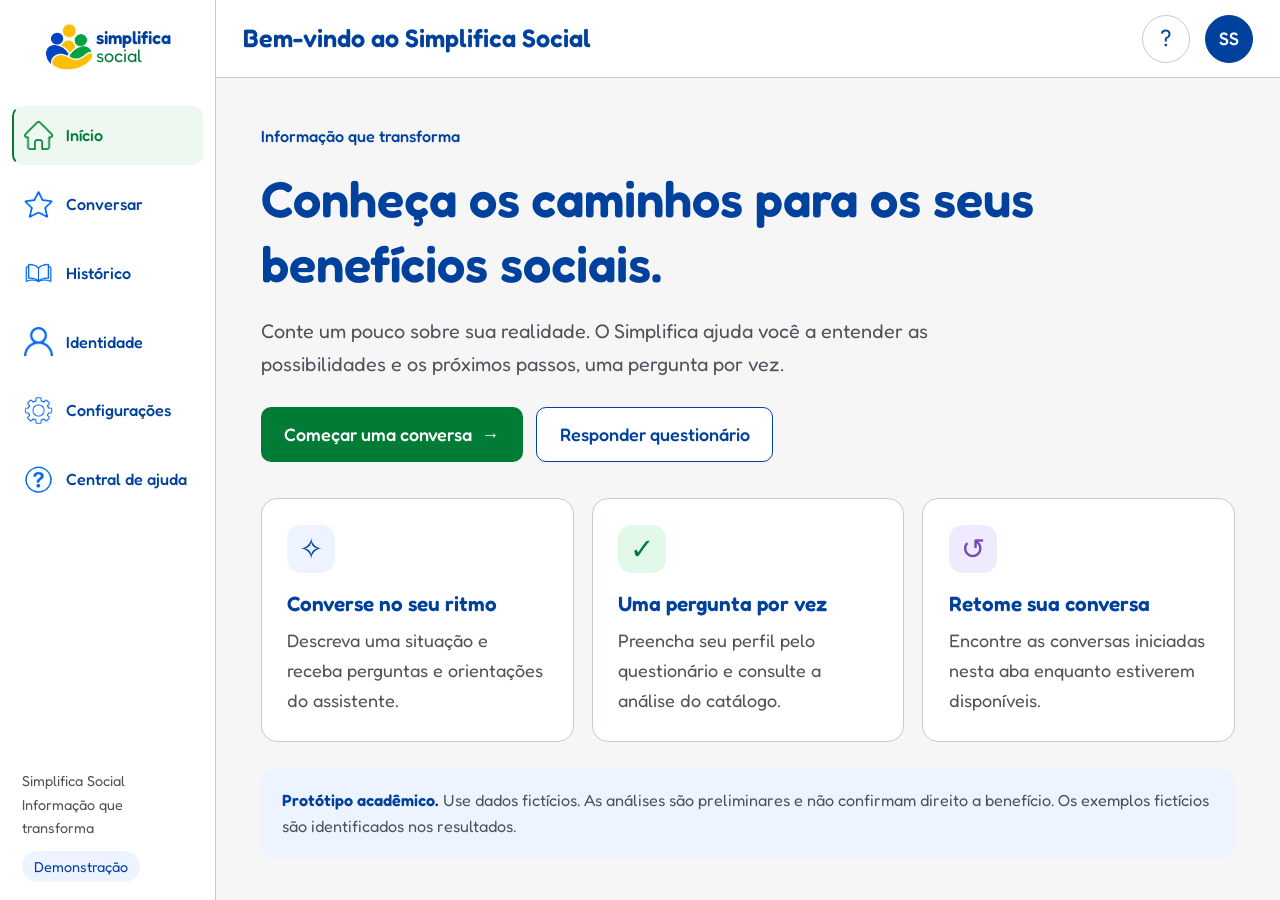
<file: frontend/index.html>
<!doctype html>
<html lang="pt-BR">
<head>
    <meta charset="utf-8">
    <meta name="viewport" content="width=device-width, initial-scale=1">
    <title>Início | Simplifica Social</title>
    <link rel="icon" type="image/png" sizes="128x128" href="/frontend/img/favicon.png?v=2">
    <link rel="stylesheet" href="/frontend/css/base.css">
    <script type="module" src="/frontend/js/layout.js"></script>
</head>
<body data-page="home">
    <a class="skip-link" href="#conteudo">Ir para o conteúdo</a>
    <div class="app-layout">
        <aside class="sidebar" data-sidebar></aside>
        <div class="main-area">
            <header class="topbar" data-header></header>
            <main id="conteudo" class="page-content">
                <section class="hero">
                    <p class="eyebrow">Informação que transforma</p>
                    <h2>Conheça os caminhos para os seus <span>benefícios sociais.</span></h2>
                    <p>Conte um pouco sobre sua realidade. O Simplifica ajuda você a entender as possibilidades e os próximos passos, uma pergunta por vez.</p>
                    <div class="actions">
                        <a class="button" href="/conversar">Começar uma conversa <span aria-hidden="true">→</span></a>
                        <a class="button secondary" href="/identidade">Responder questionário</a>
                    </div>
                </section>
                <section class="feature-grid" aria-label="Como podemos ajudar">
                    <a class="feature-card" href="/conversar">
                        <span class="feature-icon" aria-hidden="true">✧</span>
                        <h3>Converse no seu ritmo</h3>
                        <p>Descreva uma situação e receba perguntas e orientações do assistente.</p>
                    </a>
                    <a class="feature-card" href="/identidade">
                        <span class="feature-icon green" aria-hidden="true">✓</span>
                        <h3>Uma pergunta por vez</h3>
                        <p>Preencha seu perfil pelo questionário e consulte a análise do catálogo.</p>
                    </a>
                    <a class="feature-card" href="/historico">
                        <span class="feature-icon purple" aria-hidden="true">↺</span>
                        <h3>Retome sua conversa</h3>
                        <p>Encontre as conversas iniciadas nesta aba enquanto estiverem disponíveis.</p>
                    </a>
                </section>
                <p class="notice"><strong>Protótipo acadêmico.</strong> Use dados fictícios. As análises são preliminares e não confirmam direito a benefício. Os exemplos fictícios são identificados nos resultados.</p>
                <noscript><p class="notice">Ative o JavaScript para usar o menu e as ferramentas do site.</p></noscript>
            </main>
        </div>
    </div>
</body>
</html>
</file>
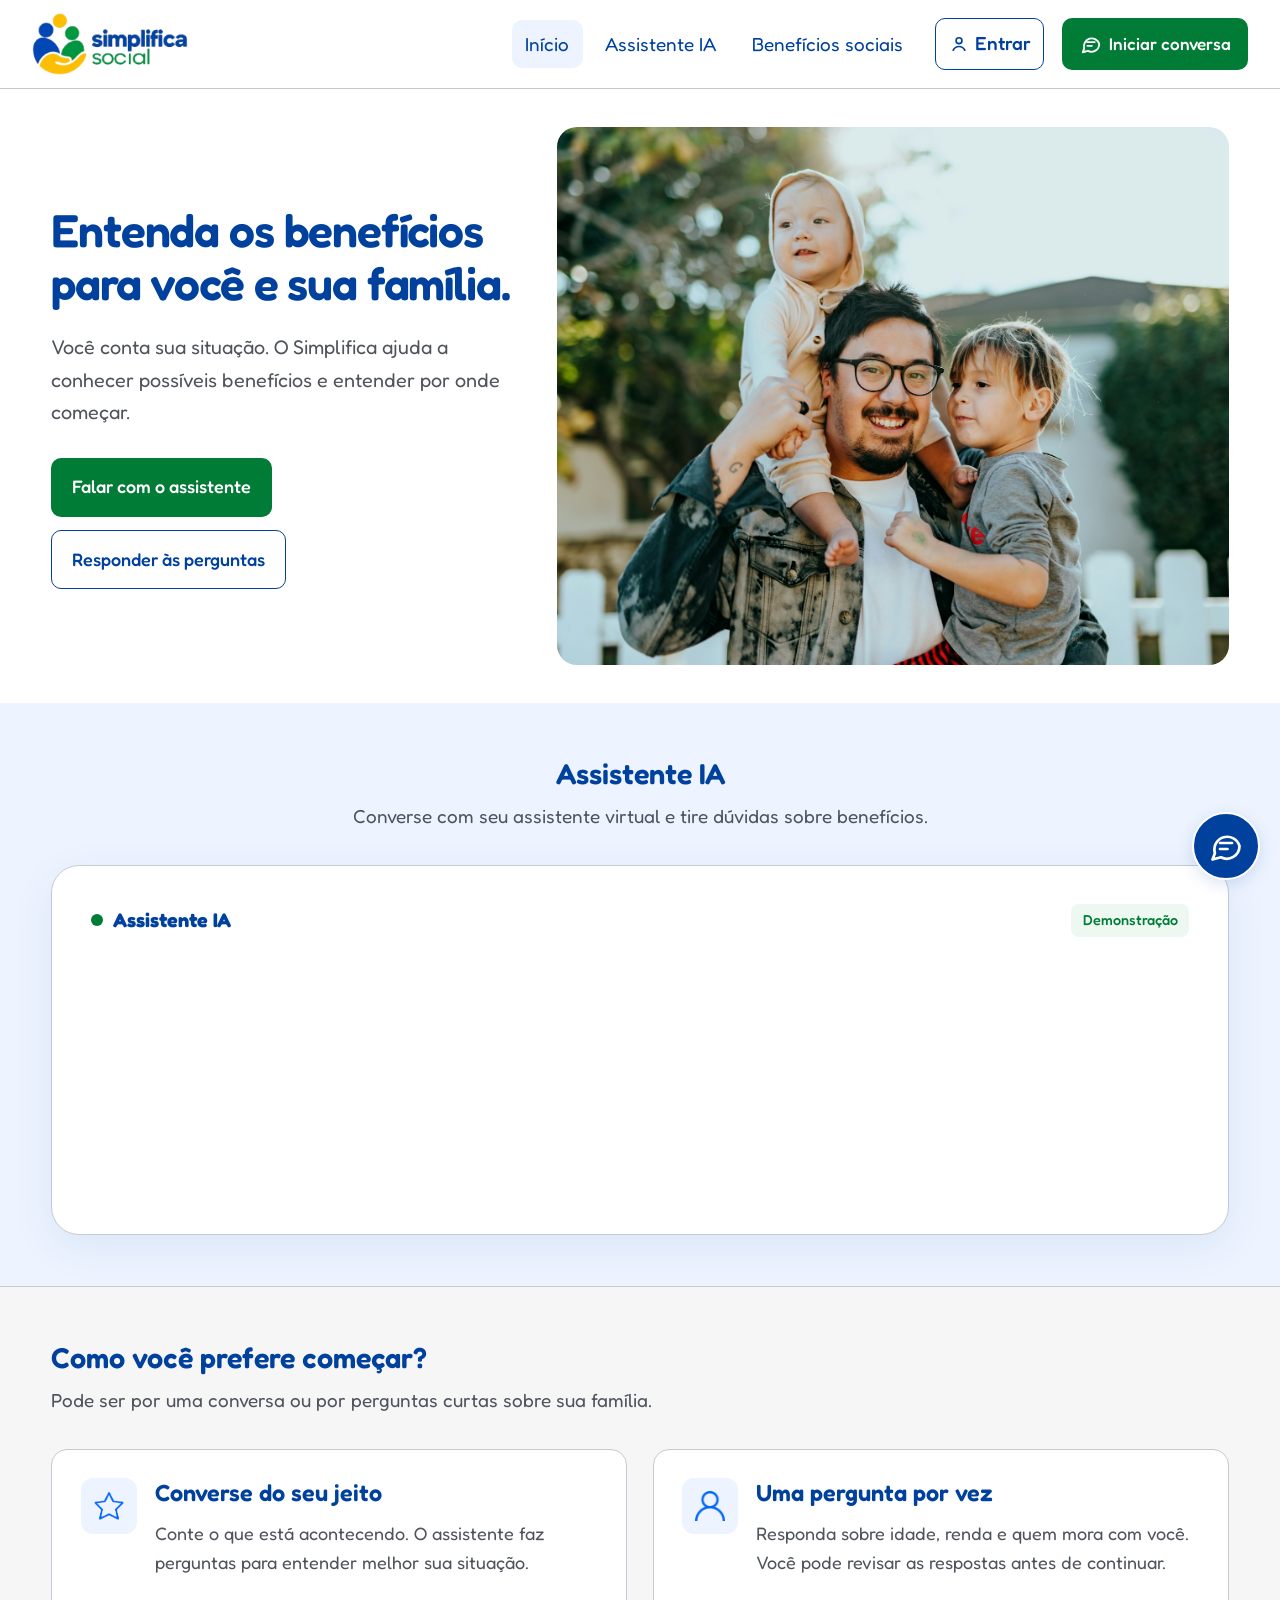
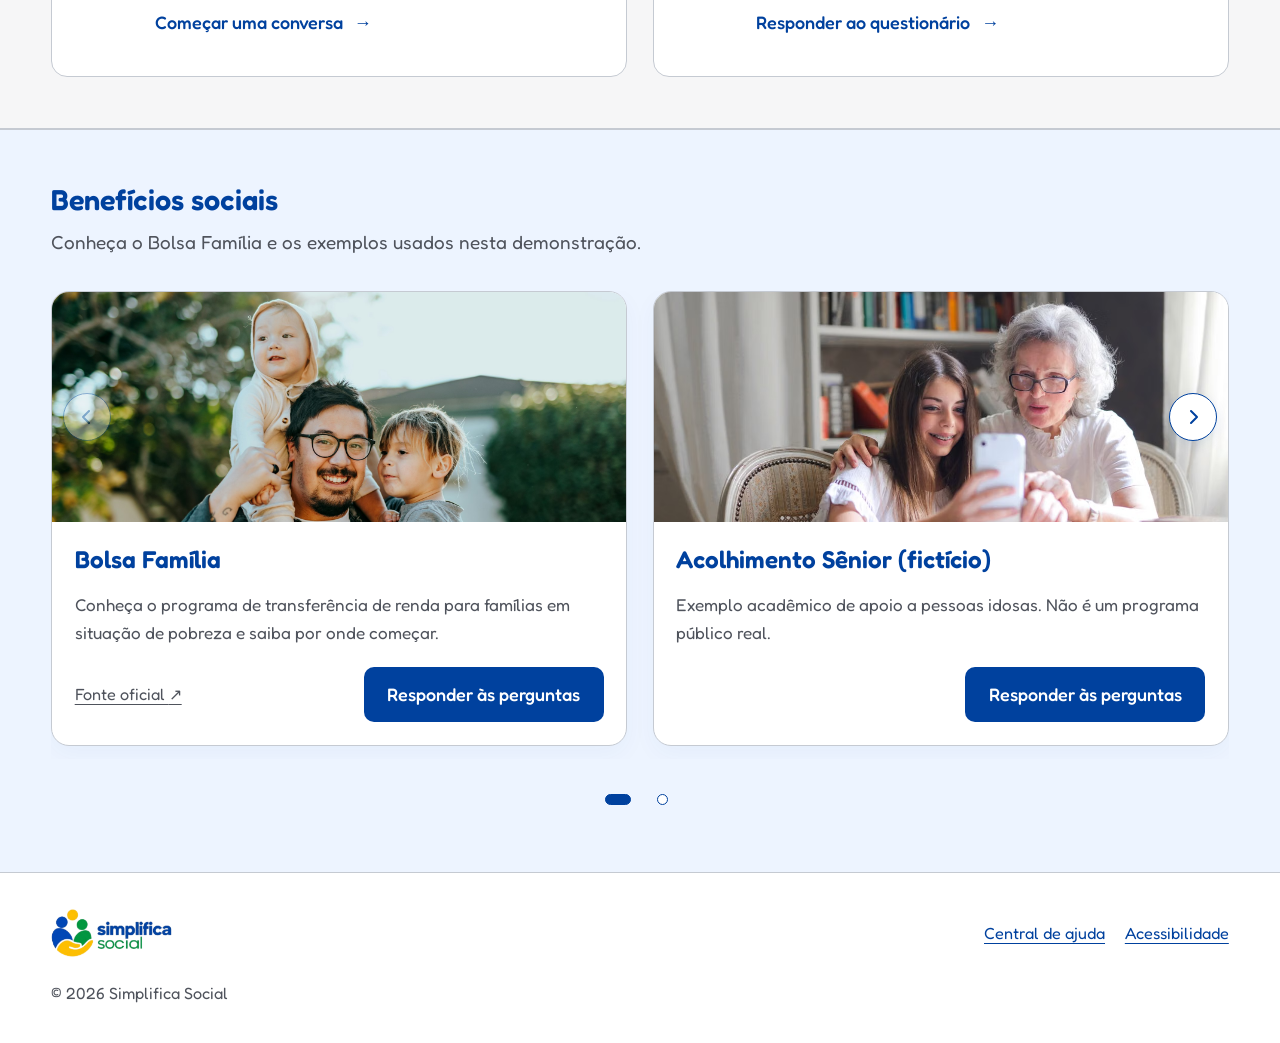
<file: frontend/landing_page/index.html>
<!doctype html>
<html lang="pt-BR">
<head>
  <meta charset="utf-8">
  <meta name="viewport" content="width=device-width, initial-scale=1">
  <meta name="theme-color" content="#00419e">
  <title>Simplifica Social — Seus direitos, sem burocracia</title>
  <meta name="description" content="Entenda os benefícios sociais em linguagem simples. Converse com o assistente ou responda algumas perguntas sobre sua família.">
  <link rel="icon" type="image/png" sizes="128x128" href="/frontend/img/favicon.png?v=2">
  <link rel="preload" href="/frontend/fonts/Fredoka-Variable.ttf" as="font" type="font/ttf" crossorigin>
  <link rel="stylesheet" href="/frontend/css/base.css?v=landing-2">
  <link rel="stylesheet" href="/frontend/landing_page/css/style.css?v=movimento-7">
  <link rel="stylesheet" href="/frontend/landing_page/css/responsive.css?v=movimento-7">
  <script type="module" src="/frontend/landing_page/js/script.js?v=movimento-7"></script>
</head>
<body class="landing-page">
  <a class="skip-link" href="#conteudo">Ir para o conteúdo</a>

  <header class="header" id="topo">
    <div class="header__inner">
      <a class="landing-brand" href="#inicio" aria-label="Simplifica Social — início">
        <img class="logo__img" src="/frontend/landing_page/assets/logo.png" alt="Simplifica Social" width="211" height="78">
      </a>
      <button class="nav-toggle" id="navToggle" type="button" aria-label="Abrir menu" aria-expanded="false" aria-controls="menu headerActions">
        <span></span><span></span><span></span>
      </button>
      <nav class="nav" id="menu" aria-label="Menu principal">
        <a class="nav__link" href="#inicio">Início</a>
        <a class="nav__link" href="#assistente">Assistente IA</a>
        <a class="nav__link" href="#beneficios">Benefícios sociais</a>
      </nav>
      <a class="btn-login" href="/login" id="btnLogin">
        <svg width="20" height="20" viewBox="0 0 24 24" fill="none" aria-hidden="true"><circle cx="12" cy="8" r="3.5" stroke="currentColor" stroke-width="2"/><path d="M5 19.5c1.8-3.2 4.2-4.5 7-4.5s5.2 1.3 7 4.5" stroke="currentColor" stroke-width="2" stroke-linecap="round"/></svg>
        Entrar
      </a>
      <div class="header__actions" id="headerActions">
        <a class="button" href="/login?next=conversar" id="btnIniciarConversa">
          <svg width="24" height="24" viewBox="0 0 24 24" fill="none" aria-hidden="true"><path d="M8 10h8M8 14h5M21 12a8.5 8.5 0 0 1-12.4 7.5L3 21l1.6-4.2A8.5 8.5 0 1 1 21 12Z" stroke="currentColor" stroke-width="2" stroke-linecap="round" stroke-linejoin="round"/></svg>
          Iniciar conversa
        </a>
      </div>
    </div>
  </header>

  <main id="conteudo" tabindex="-1">
    <section class="hero container" id="inicio" aria-labelledby="hero-title">
      <div class="hero__content">
        <h1 id="hero-title">Entenda os benefícios para você e sua família.</h1>
        <p class="hero__lead">Você conta sua situação. O Simplifica ajuda a conhecer possíveis benefícios e entender por onde começar.</p>
        <div class="hero__cta">
          <a class="button" href="/login?next=conversar" id="btnDescobrir">Falar com o assistente</a>
          <a class="button secondary" href="/login?next=identidade" id="btnComoFunciona">Responder às perguntas</a>
        </div>
      </div>
      <figure class="hero__media">
        <img class="hero__img" id="heroImg" src="/frontend/landing_page/assets/familia.jpg" alt="Pai e duas crianças juntos ao ar livre" width="1920" height="1280" fetchpriority="high">
      </figure>
    </section>

    <section class="section section--assistant" id="assistente" aria-labelledby="assistant-title">
      <div class="container">
        <header class="section__head section__head--center">
          <h2 id="assistant-title">Assistente IA</h2>
          <p>Converse com seu assistente virtual e tire dúvidas sobre benefícios.</p>
        </header>
        <div class="chat-preview" id="chatPreview" role="group" aria-label="Exemplo de conversa com o assistente">
          <div class="chat-preview__bar">
            <span class="chat-preview__dot" aria-hidden="true"></span>
            <strong>Assistente IA</strong>
            <span class="chat-preview__status">Demonstração</span>
          </div>
          <div class="chat-preview__msgs">
            <div class="chat-msg chat-msg--bot">
              <span class="chat-msg__avatar chat-msg__avatar--bot" aria-hidden="true"><img src="/frontend/landing_page/assets/icone-robo.svg" alt="" width="24" height="24"></span>
              <p class="bubble bubble--bot">Olá! Posso te ajudar a descobrir benefícios e tirar dúvidas sobre seus direitos.</p>
            </div>
            <div class="chat-msg chat-msg--user">
              <p class="bubble bubble--user">Quais documentos preciso para o BPC?</p>
              <span class="chat-msg__avatar chat-msg__avatar--user" aria-hidden="true"><svg width="22" height="22" viewBox="0 0 24 24" fill="none"><circle cx="12" cy="8" r="3.5" stroke="currentColor" stroke-width="2"/><path d="M5 19.5c1.8-3.2 4.2-4.5 7-4.5s5.2 1.3 7 4.5" stroke="currentColor" stroke-width="2" stroke-linecap="round"/></svg></span>
            </div>
            <div class="chat-msg chat-msg--bot">
              <span class="chat-msg__avatar chat-msg__avatar--bot" aria-hidden="true"><img src="/frontend/landing_page/assets/icone-robo.svg" alt="" width="24" height="24"></span>
              <p class="bubble bubble--bot">Vou te orientar passo a passo, com linguagem simples. Se preferir, também temos o questionário.</p>
            </div>
          </div>
        </div>
      </div>
    </section>

    <section class="section section--soft" id="conversa" aria-labelledby="start-title">
      <div class="container">
        <header class="section__head">
          <h2 id="start-title">Como você prefere começar?</h2>
          <p>Pode ser por uma conversa ou por perguntas curtas sobre sua família.</p>
        </header>
        <div class="entry-options">
          <article class="entry-option">
            <span class="entry-icon" aria-hidden="true"><img src="/frontend/img/Estrela%20Azul%20Contornada.png" alt="" width="30" height="30"></span>
            <div class="entry-option__content">
              <h3>Converse do seu jeito</h3>
              <p>Conte o que está acontecendo. O assistente faz perguntas para entender melhor sua situação.</p>
              <a class="text-link" href="/login?next=conversar">Começar uma conversa <span aria-hidden="true">→</span></a>
            </div>
          </article>
          <article class="entry-option">
            <span class="entry-icon" aria-hidden="true"><img src="/frontend/img/icone_usuario_azul.png" alt="" width="30" height="30"></span>
            <div class="entry-option__content">
              <h3>Uma pergunta por vez</h3>
              <p>Responda sobre idade, renda e quem mora com você. Você pode revisar as respostas antes de continuar.</p>
              <a class="text-link" href="/login?next=identidade">Responder ao questionário <span aria-hidden="true">→</span></a>
            </div>
          </article>
        </div>
      </div>
    </section>

    <section class="section section--benefits" id="beneficios" aria-labelledby="benefits-title">
      <div class="container">
        <header class="section__head">
          <h2 id="benefits-title">Benefícios sociais</h2>
          <p>Conheça o Bolsa Família e os exemplos usados nesta demonstração.</p>
        </header>
        <div class="benefit-carousel" role="region" aria-roledescription="carrossel" aria-labelledby="benefits-title">
        <div class="benefits" id="benefitTrack" tabindex="0" aria-label="Benefícios; use as setas para navegar">
          <article class="benefit" aria-labelledby="benefit-bolsa-familia-name">
            <div class="benefit__visual">
              <img src="/frontend/landing_page/assets/familia.jpg" alt="Pai e duas crianças juntos ao ar livre" width="1080" height="720" loading="lazy" style="object-position: 50% 15%">
            </div>
            <div class="benefit__body">
              <h3 id="benefit-bolsa-familia-name">Bolsa Família</h3>
              <p>Conheça o programa de transferência de renda para famílias em situação de pobreza e saiba por onde começar.</p>
              <div class="benefit__actions">
                <a class="source-link" href="https://www.gov.br/mds/pt-br/acoes-e-programas/bolsa-familia">Fonte oficial <span aria-hidden="true">↗</span></a>
                <a class="button" href="/login?next=identidade">Responder às perguntas</a>
              </div>
            </div>
          </article>
          <article class="benefit" aria-labelledby="benefit-acolhimento-senior-name">
            <div class="benefit__visual">
              <img src="/frontend/img/login-figma/photo.png" alt="Uma pessoa idosa e uma jovem usando um celular juntas" width="1080" height="720" loading="lazy" style="object-position: 60% 20%">
            </div>
            <div class="benefit__body">
              <h3 id="benefit-acolhimento-senior-name">Acolhimento Sênior (fictício)</h3>
              <p>Exemplo acadêmico de apoio a pessoas idosas. Não é um programa público real.</p>
              <div class="benefit__actions">
                <a class="button" href="/login?next=identidade">Responder às perguntas</a>
              </div>
            </div>
          </article>
          <article class="benefit" aria-labelledby="benefit-apoio-familiar-name">
            <div class="benefit__visual">
              <img src="/frontend/landing_page/assets/apoio-familiar.jpg" alt="Uma pessoa com um carrinho de bebê e uma criança em um parque" width="1080" height="720" loading="lazy">
            </div>
            <div class="benefit__body">
              <h3 id="benefit-apoio-familiar-name">Apoio Familiar (fictício)</h3>
              <p>Exemplo acadêmico para famílias com filhos. Não corresponde a benefício real.</p>
              <div class="benefit__actions">
                <a class="button" href="/login?next=identidade">Responder às perguntas</a>
              </div>
            </div>
          </article>
          <article class="benefit" aria-labelledby="benefit-inclusao-name">
            <div class="benefit__visual">
              <img src="/frontend/landing_page/assets/inclusao.jpg" alt="Uma pessoa em cadeira de rodas em uma rua da cidade" width="1080" height="720" loading="lazy" style="object-position: 60% 50%">
            </div>
            <div class="benefit__body">
              <h3 id="benefit-inclusao-name">Inclusão Cidadã (fictício)</h3>
              <p>Exemplo acadêmico de inclusão. Regras inventadas exclusivamente para testes.</p>
              <div class="benefit__actions">
                <a class="button" href="/login?next=identidade">Responder às perguntas</a>
              </div>
            </div>
          </article>
        </div>
        <div class="carousel-controls" id="benefitControls" hidden>
          <button class="carousel-arrow" id="benefitPrev" type="button" aria-label="Benefícios anteriores" aria-controls="benefitTrack" disabled><svg width="24" height="24" viewBox="0 0 24 24" fill="none" aria-hidden="true"><path d="m14 6-6 6 6 6" stroke="currentColor" stroke-width="2" stroke-linecap="round" stroke-linejoin="round"/></svg></button>
          <div class="carousel-pagination">
            <div class="carousel-dots" id="benefitDots" role="group" aria-label="Páginas dos benefícios"></div>
            <p class="sr-only" id="benefitStatus" role="status" aria-live="polite"></p>
          </div>
          <button class="carousel-arrow" id="benefitNext" type="button" aria-label="Próximos benefícios" aria-controls="benefitTrack"><svg width="24" height="24" viewBox="0 0 24 24" fill="none" aria-hidden="true"><path d="m10 6 6 6-6 6" stroke="currentColor" stroke-width="2" stroke-linecap="round" stroke-linejoin="round"/></svg></button>
        </div>
        </div>
      </div>
    </section>
  </main>

  <footer class="footer">
    <div class="container footer__inner">
      <a class="landing-brand" href="#inicio" aria-label="Voltar ao início"><img class="logo__img" src="/frontend/landing_page/assets/logo.png" alt="Simplifica Social" width="211" height="78" loading="lazy"></a>
      <div class="footer__links"><a href="/ajuda">Central de ajuda</a><a href="/configuracoes">Acessibilidade</a></div>
      <p class="footer__copy">© <span id="year">2026</span> Simplifica Social</p>
    </div>
  </footer>

  <a class="fab-chat" id="fabChat" href="/login?next=conversar" aria-label="Abrir assistente virtual">
    <svg width="36" height="36" viewBox="0 0 24 24" fill="none" aria-hidden="true"><path d="M8 10h8M8 14h5M21 12a8.5 8.5 0 0 1-12.4 7.5L3 21l1.6-4.2A8.5 8.5 0 1 1 21 12Z" stroke="currentColor" stroke-width="1.8" stroke-linecap="round" stroke-linejoin="round"/></svg>
  </a>
</body>
</html>
</file>
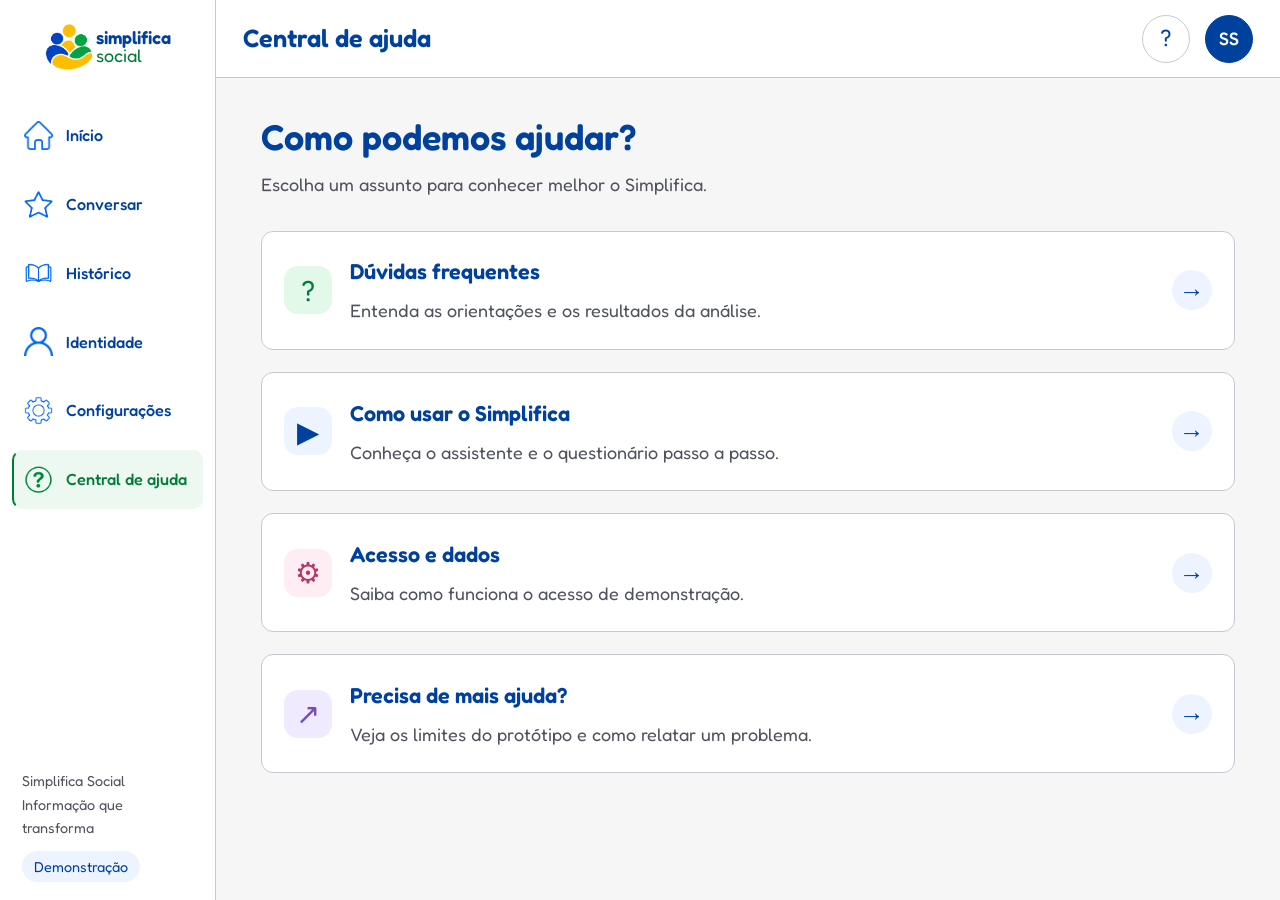
<file: frontend/ajuda.html>
<!doctype html>
<html lang="pt-BR">
<head>
    <meta charset="utf-8">
    <meta name="viewport" content="width=device-width, initial-scale=1">
    <title>Central de ajuda | Simplifica Social</title>
    <link rel="icon" type="image/png" sizes="128x128" href="/frontend/img/favicon.png?v=2">
    <link rel="stylesheet" href="/frontend/css/base.css">
    <link rel="stylesheet" href="/frontend/css/ajuda.css">
    <script type="module" src="/frontend/js/ajuda.js"></script>
</head>
<body data-page="help">
    <a class="skip-link" href="#conteudo">Ir para o conteúdo</a>
    <div class="app-layout">
        <aside class="sidebar" data-sidebar></aside>
        <div class="main-area">
            <header class="topbar" data-header></header>
            <main id="conteudo" class="page-content">
                <section class="page-intro">
                    <h2>Como podemos ajudar?</h2>
                    <p>Escolha um assunto para conhecer melhor o Simplifica.</p>
                </section>
                <!-- Os cartões e suas respostas são editados em js/config.js (helpTopics). -->
                <section id="help-topics" class="help-container" aria-label="Assuntos de ajuda"></section>
                <noscript><p class="notice">Ative o JavaScript para abrir os assuntos de ajuda.</p></noscript>
            </main>
        </div>
    </div>
    <dialog id="help-dialog" aria-labelledby="modalTitle">
        <form method="dialog"><button class="dialog-close icon-button" aria-label="Fechar ajuda">×</button></form>
        <h2 id="modalTitle"></h2>
        <div id="modalContent"></div>
        <form method="dialog"><button class="button">Entendi</button></form>
    </dialog>
</body>
</html>
</file>
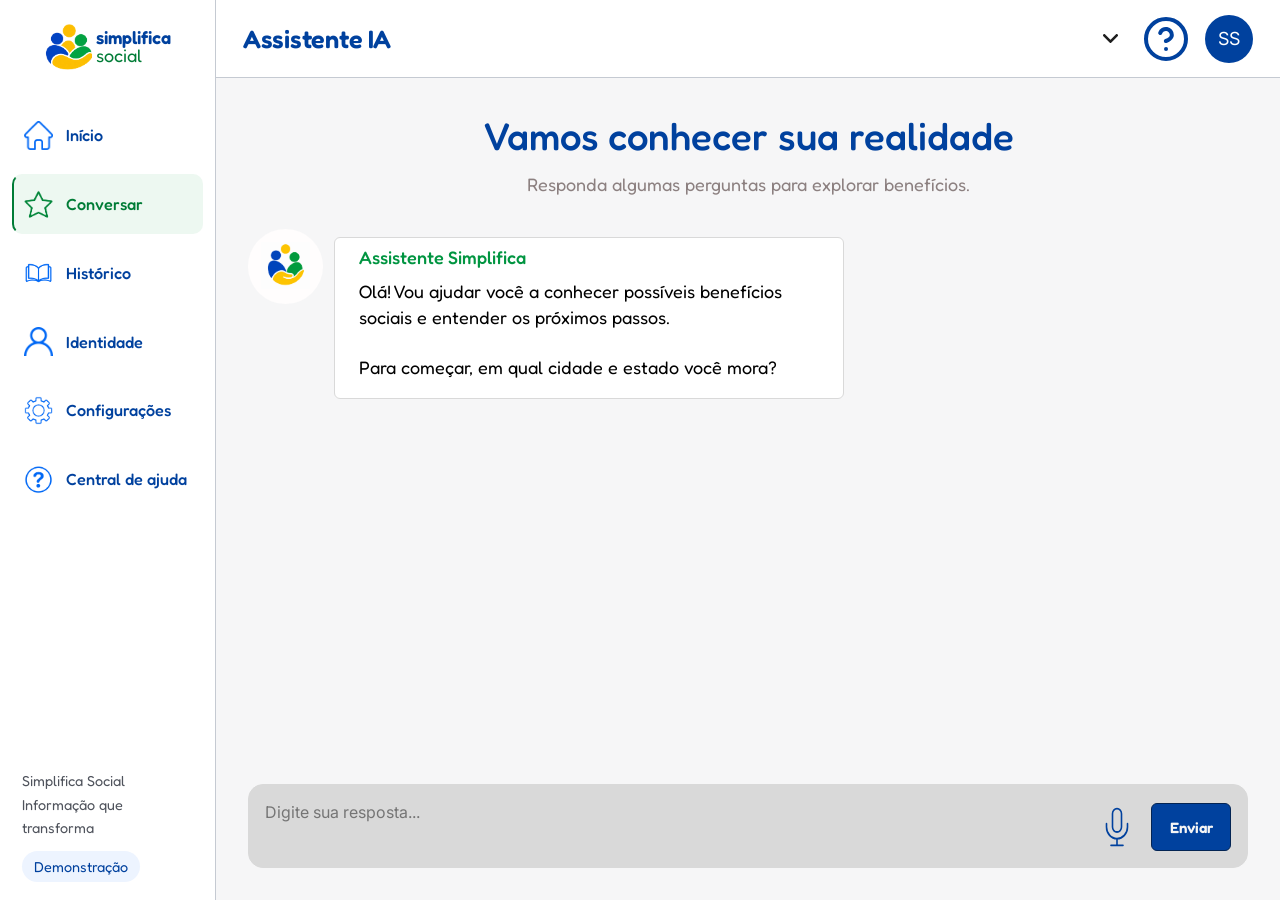
<file: frontend/chatbot.html>
<!doctype html>
<html lang="pt-BR">
<head>
    <meta charset="utf-8">
    <meta name="viewport" content="width=device-width, initial-scale=1">
    <meta name="theme-color" content="#00419E">
    <title>Assistente IA | Simplifica Social</title>
    <link rel="icon" type="image/png" sizes="128x128" href="/frontend/img/favicon.png?v=2">
    <link rel="preload" href="/frontend/fonts/Fredoka-Variable.ttf" as="font" type="font/ttf" crossorigin>
    <link rel="preload" href="/frontend/fonts/Inter-Variable.ttf" as="font" type="font/ttf" crossorigin>
    <link rel="stylesheet" href="/frontend/css/base.css?v=chat-25-88-1">
    <link rel="stylesheet" href="/frontend/css/chatbot.css?v=25-88-sidebar-3">
    <script type="module" src="/frontend/js/chatbot.js?v=25-88-sidebar-3"></script>
</head>
<body data-page="chat" class="chat-screen">
    <a class="skip-link" href="#conteudo">Ir para o conteúdo</a>
    <div class="app-layout">
        <aside class="sidebar" data-sidebar></aside>
        <div class="main-area">
            <header class="topbar" data-header></header>
            <main id="conteudo" class="chat-page">
                <section class="page-intro chat-intro">
                    <h2>Vamos conhecer sua realidade</h2>
                    <p>Responda algumas perguntas para explorar benefícios.</p>
                </section>
                <div class="chat-layout">
                    <section class="chat-panel" aria-label="Conversa com o assistente">
                        <div id="messages" class="messages" role="log" aria-label="Mensagens" aria-live="polite" aria-relevant="additions text">
                            <div class="welcome assistant" id="welcome">
                                <div class="message-avatar assistant-avatar" aria-hidden="true">
                                    <span class="assistant-symbol"><img src="/frontend/img/chat-figma/assistant.png" alt="" width="76" height="76"></span>
                                </div>
                                <div class="message-bubble">
                                    <h3 class="message-label">Assistente Simplifica</h3>
                                    <div class="message-text">
                                        <p>Olá! Vou ajudar você a conhecer possíveis benefícios sociais e entender os próximos passos.</p>
                                        <p>Para começar, em qual cidade e estado você mora?</p>
                                    </div>
                                </div>
                            </div>
                        </div>
                        <form class="composer" id="chatForm">
                            <label class="sr-only" for="messageInput">Sua mensagem</label>
                            <div class="composer-input">
                                <textarea id="messageInput" rows="2" placeholder="Digite sua resposta..." maxlength="2000" required aria-describedby="composer-hint"></textarea>
                                <button class="mic-button" id="mic" type="button" aria-label="Ditar mensagem" aria-pressed="false" title="Ditar mensagem"><img src="/frontend/img/chat-figma/mic.svg" alt="" width="36" height="36"></button>
                                <button class="button" id="send" type="submit">Enviar</button>
                            </div>
                            <p class="sr-only" id="composer-hint">Enter envia. Shift + Enter quebra a linha. O microfone preenche a mensagem para você revisar antes de enviar. Use apenas dados fictícios.</p>
                        </form>
                        <p id="chat-error" class="form-message error" role="alert" hidden></p>
                    </section>
                </div>
                <noscript><p class="notice">Ative o JavaScript para conversar com o assistente.</p></noscript>
            </main>
        </div>
    </div>
    <dialog id="chat-tools" class="chat-tools" aria-labelledby="chat-tools-title">
        <form method="dialog" class="chat-tools-header">
            <h2 id="chat-tools-title">Opções da conversa</h2>
            <button class="icon-button" aria-label="Fechar opções" autofocus>×</button>
        </form>
        <p id="session-status" class="muted" role="status">Pronto para conversar</p>
        <div class="actions"><button class="button secondary small" id="stop-reading" type="button">Parar leitura</button><button class="button secondary small" id="new-chat" type="button">+ Nova conversa</button></div>
        <div class="suggestions" aria-label="Exemplos para iniciar uma conversa">
            <button type="button" class="suggestion">Tenho 67 anos e moro sozinho</button>
            <button type="button" class="suggestion">Tenho dois filhos e renda familiar de R$ 1.800</button>
        </div>
        <aside class="analysis-panel" aria-label="Análise da conversa">
            <section class="panel">
                <h2>Perfil identificado</h2>
                <dl id="profile"><div class="muted">As informações identificadas aparecem aqui.</div></dl>
            </section>
            <section class="panel">
                <h2>Benefícios analisados</h2>
                <div id="benefits"><p class="muted">Envie uma mensagem para iniciar a análise.</p></div>
            </section>
        </aside>
        <p class="notice compact">Esta análise é preliminar e não confirma direito a benefício. Exemplos fictícios são identificados nos resultados.</p>
    </dialog>
</body>
</html>
</file>
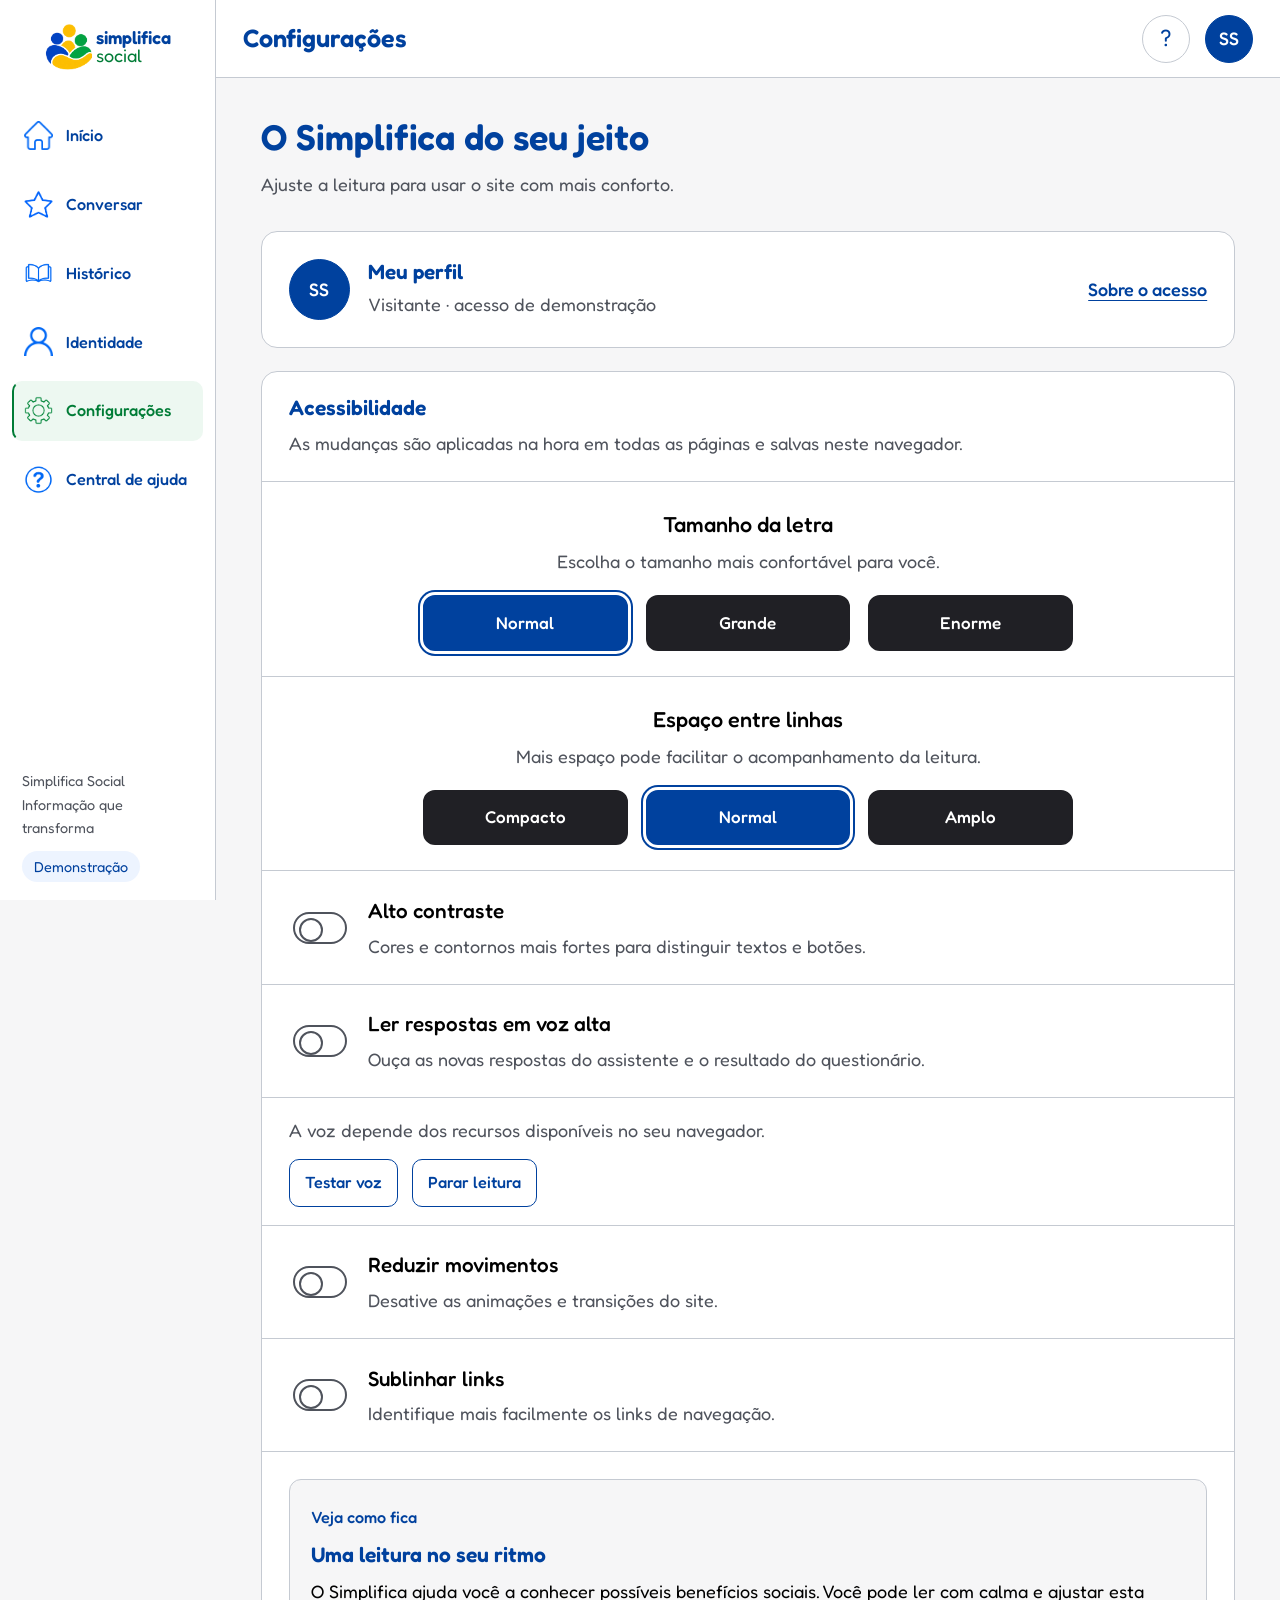
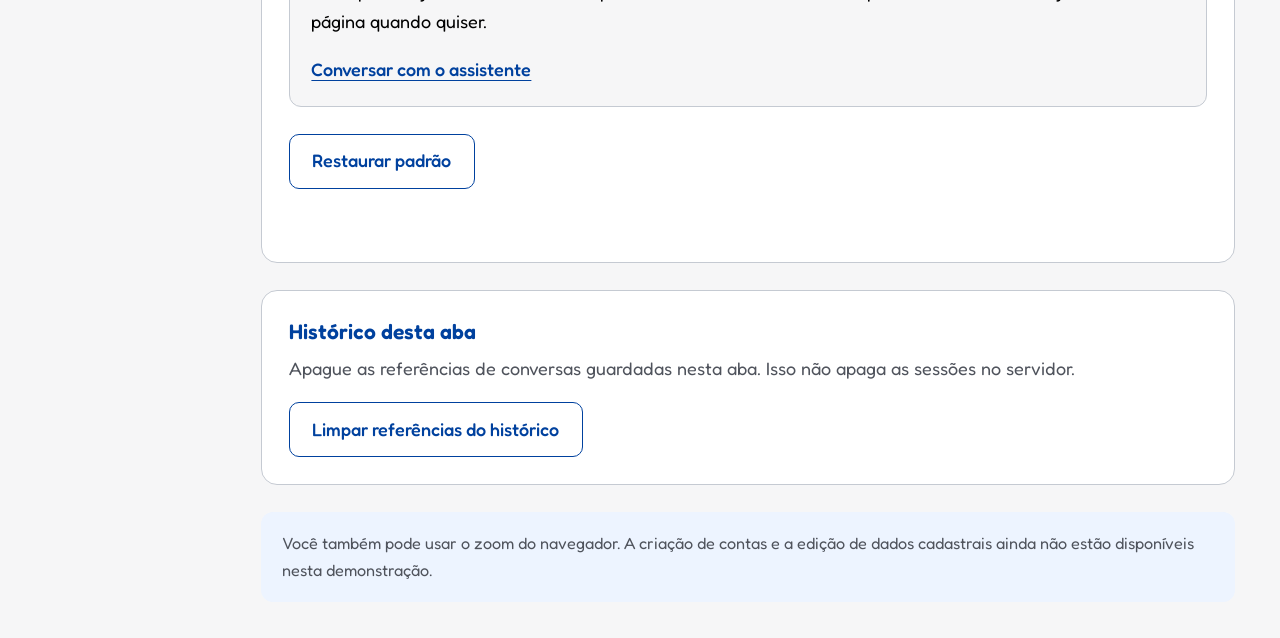
<file: frontend/configuracoes.html>
<!doctype html>
<html lang="pt-BR">
<head>
    <meta charset="utf-8">
    <meta name="viewport" content="width=device-width, initial-scale=1">
    <title>Configurações | Simplifica Social</title>
    <link rel="icon" type="image/png" sizes="128x128" href="/frontend/img/favicon.png?v=2">
    <link rel="stylesheet" href="/frontend/css/base.css">
    <link rel="stylesheet" href="/frontend/css/configuracoes.css">
    <script type="module" src="/frontend/js/configuracoes.js"></script>
</head>
<body data-page="settings">
    <a class="skip-link" href="#conteudo">Ir para o conteúdo</a>
    <div class="app-layout">
        <aside class="sidebar" data-sidebar></aside>
        <div class="main-area">
            <header class="topbar" data-header></header>
            <main id="conteudo" class="page-content settings-page">
                <section class="page-intro">
                    <h2>O Simplifica do seu jeito</h2>
                    <p>Ajuste a leitura para usar o site com mais conforto.</p>
                </section>
                <section class="panel profile-settings" aria-labelledby="account-title">
                    <div class="account-summary">
                        <span class="icon-button profile-avatar" aria-hidden="true">SS</span>
                        <div><h3 id="account-title">Meu perfil</h3><p class="muted">Visitante · acesso de demonstração</p></div>
                    </div>
                    <a class="text-link" href="/ajuda">Sobre o acesso</a>
                </section>
                <form id="accessibility-form" class="panel accessibility-settings" aria-labelledby="reading-title">
                    <div class="settings-heading">
                        <h3 id="reading-title">Acessibilidade</h3>
                        <p class="muted">As mudanças são aplicadas na hora em todas as páginas e salvas neste navegador.</p>
                    </div>
                    <fieldset class="setting-row">
                        <legend>Tamanho da letra</legend>
                        <p id="font-hint" class="muted">Escolha o tamanho mais confortável para você.</p>
                        <div class="choice-group">
                            <label class="choice"><input class="sr-only" type="radio" name="fontSize" value="normal" aria-describedby="font-hint" checked><span>Normal</span></label>
                            <label class="choice"><input class="sr-only" type="radio" name="fontSize" value="large" aria-describedby="font-hint"><span>Grande</span></label>
                            <label class="choice"><input class="sr-only" type="radio" name="fontSize" value="huge" aria-describedby="font-hint"><span>Enorme</span></label>
                        </div>
                    </fieldset>
                    <fieldset class="setting-row">
                        <legend>Espaço entre linhas</legend>
                        <p id="spacing-hint" class="muted">Mais espaço pode facilitar o acompanhamento da leitura.</p>
                        <div class="choice-group">
                            <label class="choice"><input class="sr-only" type="radio" name="lineSpacing" value="compact" aria-describedby="spacing-hint"><span>Compacto</span></label>
                            <label class="choice"><input class="sr-only" type="radio" name="lineSpacing" value="normal" aria-describedby="spacing-hint" checked><span>Normal</span></label>
                            <label class="choice"><input class="sr-only" type="radio" name="lineSpacing" value="wide" aria-describedby="spacing-hint"><span>Amplo</span></label>
                        </div>
                    </fieldset>
                    <label class="toggle-row" for="high-contrast">
                        <input class="switch" type="checkbox" role="switch" name="highContrast" id="high-contrast">
                        <span><span class="setting-title">Alto contraste</span><span class="setting-description">Cores e contornos mais fortes para distinguir textos e botões.</span></span>
                    </label>
                    <label class="toggle-row" for="read-aloud">
                        <input class="switch" type="checkbox" role="switch" name="readAloud" id="read-aloud" aria-describedby="voice-support">
                        <span><span class="setting-title">Ler respostas em voz alta</span><span class="setting-description">Ouça as novas respostas do assistente e o resultado do questionário.</span></span>
                    </label>
                    <div class="voice-tools">
                        <p id="voice-support" class="muted">A voz depende dos recursos disponíveis no seu navegador.</p>
                        <div class="actions"><button class="button secondary small" id="test-voice" type="button">Testar voz</button><button class="button secondary small" id="stop-voice" type="button">Parar leitura</button></div>
                    </div>
                    <label class="toggle-row" for="reduce-motion">
                        <input class="switch" type="checkbox" role="switch" name="reduceMotion" id="reduce-motion">
                        <span><span class="setting-title">Reduzir movimentos</span><span class="setting-description">Desative as animações e transições do site.</span></span>
                    </label>
                    <label class="toggle-row" for="underline-links">
                        <input class="switch" type="checkbox" role="switch" name="underlineLinks" id="underline-links">
                        <span><span class="setting-title">Sublinhar links</span><span class="setting-description">Identifique mais facilmente os links de navegação.</span></span>
                    </label>
                    <section class="reading-preview" aria-labelledby="preview-title">
                        <span class="eyebrow">Veja como fica</span>
                        <h3 id="preview-title">Uma leitura no seu ritmo</h3>
                        <p>O Simplifica ajuda você a conhecer possíveis benefícios sociais. Você pode ler com calma e ajustar esta página quando quiser.</p>
                        <a class="text-link" href="/conversar">Conversar com o assistente</a>
                    </section>
                    <div class="settings-footer">
                        <button class="button secondary" id="reset-preferences" type="button">Restaurar padrão</button>
                        <p id="settings-status" class="form-message" role="status" aria-atomic="true"></p>
                    </div>
                </form>
                <section class="panel settings-section" aria-labelledby="history-title">
                    <h3 id="history-title">Histórico desta aba</h3>
                    <p class="muted">Apague as referências de conversas guardadas nesta aba. Isso não apaga as sessões no servidor.</p>
                    <button class="button secondary" type="button" id="clear-history">Limpar referências do histórico</button>
                    <p id="history-settings-status" class="form-message" role="status"></p>
                </section>
                <p class="notice">Você também pode usar o zoom do navegador. A criação de contas e a edição de dados cadastrais ainda não estão disponíveis nesta demonstração.</p>
                <noscript><p class="notice">Ative o JavaScript para ajustar e salvar suas preferências.</p></noscript>
            </main>
        </div>
    </div>
</body>
</html>
</file>
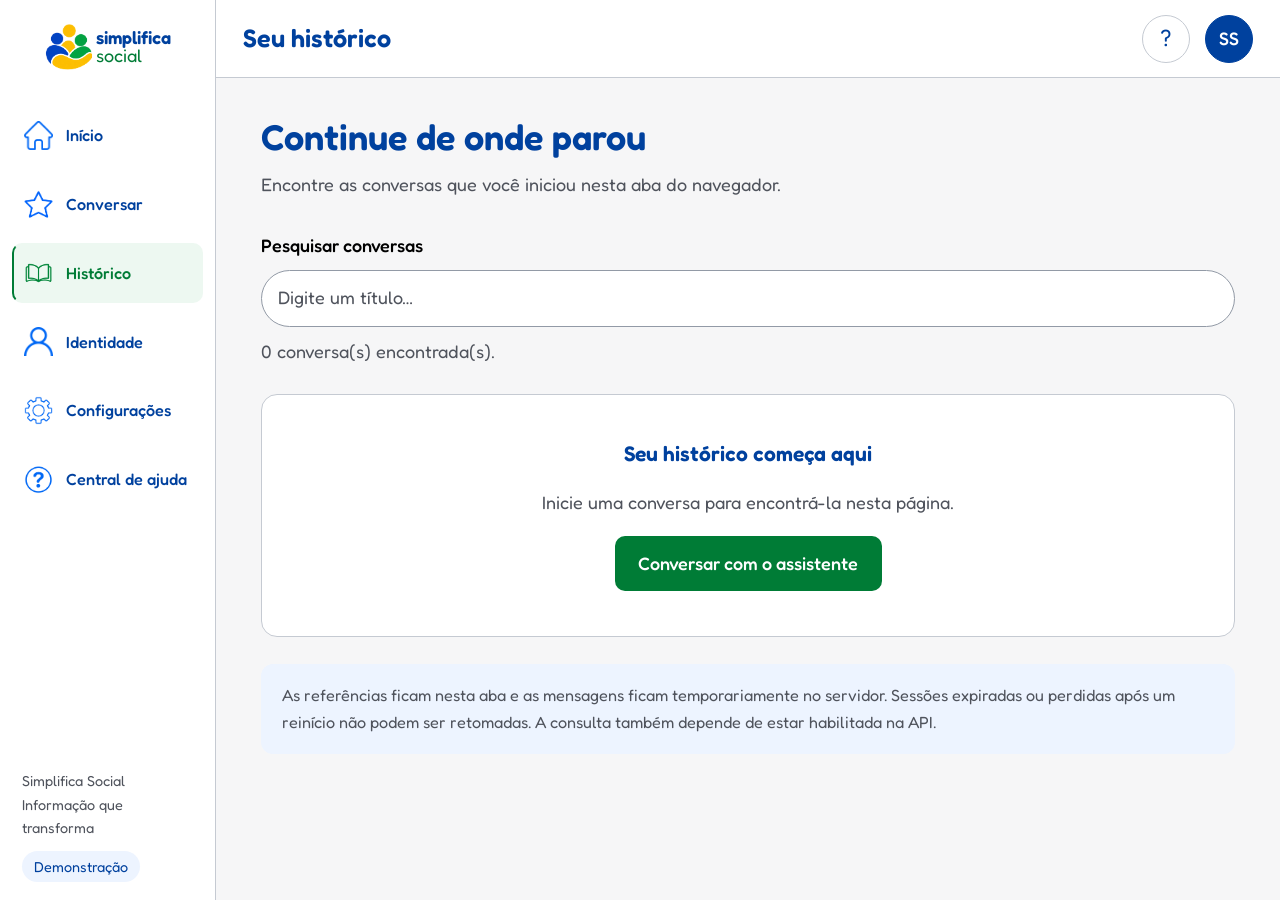
<file: frontend/historico.html>
<!doctype html>
<html lang="pt-BR">
<head>
    <meta charset="utf-8">
    <meta name="viewport" content="width=device-width, initial-scale=1">
    <title>Histórico | Simplifica Social</title>
    <link rel="icon" type="image/png" sizes="128x128" href="/frontend/img/favicon.png?v=2">
    <link rel="stylesheet" href="/frontend/css/base.css">
    <link rel="stylesheet" href="/frontend/css/historico.css">
    <script type="module" src="/frontend/js/historico.js"></script>
</head>
<body data-page="history">
    <a class="skip-link" href="#conteudo">Ir para o conteúdo</a>
    <div class="app-layout">
        <aside class="sidebar" data-sidebar></aside>
        <div class="main-area">
            <header class="topbar" data-header></header>
            <main id="conteudo" class="page-content">
                <section class="page-intro">
                    <h2>Continue de onde parou</h2>
                    <p>Encontre as conversas que você iniciou nesta aba do navegador.</p>
                </section>
                <section aria-label="Conversas anteriores">
                    <label for="pesquisar">Pesquisar conversas</label>
                    <input class="history-search" type="search" id="pesquisar" placeholder="Digite um título…" aria-controls="listaConversas">
                    <p id="history-status" class="muted" role="status"></p>
                    <div class="lista-conversas" id="listaConversas"></div>
                    <div class="empty-state panel" id="semResultados" hidden>
                        <h3 id="empty-title">Seu histórico começa aqui</h3>
                        <p id="empty-description" class="muted">Inicie uma conversa para encontrá-la nesta página.</p>
                        <a class="button" href="/conversar">Conversar com o assistente</a>
                    </div>
                </section>
                <p class="notice">As referências ficam nesta aba e as mensagens ficam temporariamente no servidor. Sessões expiradas ou perdidas após um reinício não podem ser retomadas. A consulta também depende de estar habilitada na API.</p>
                <noscript><p class="notice">Ative o JavaScript para consultar o histórico.</p></noscript>
            </main>
        </div>
    </div>
</body>
</html>
</file>
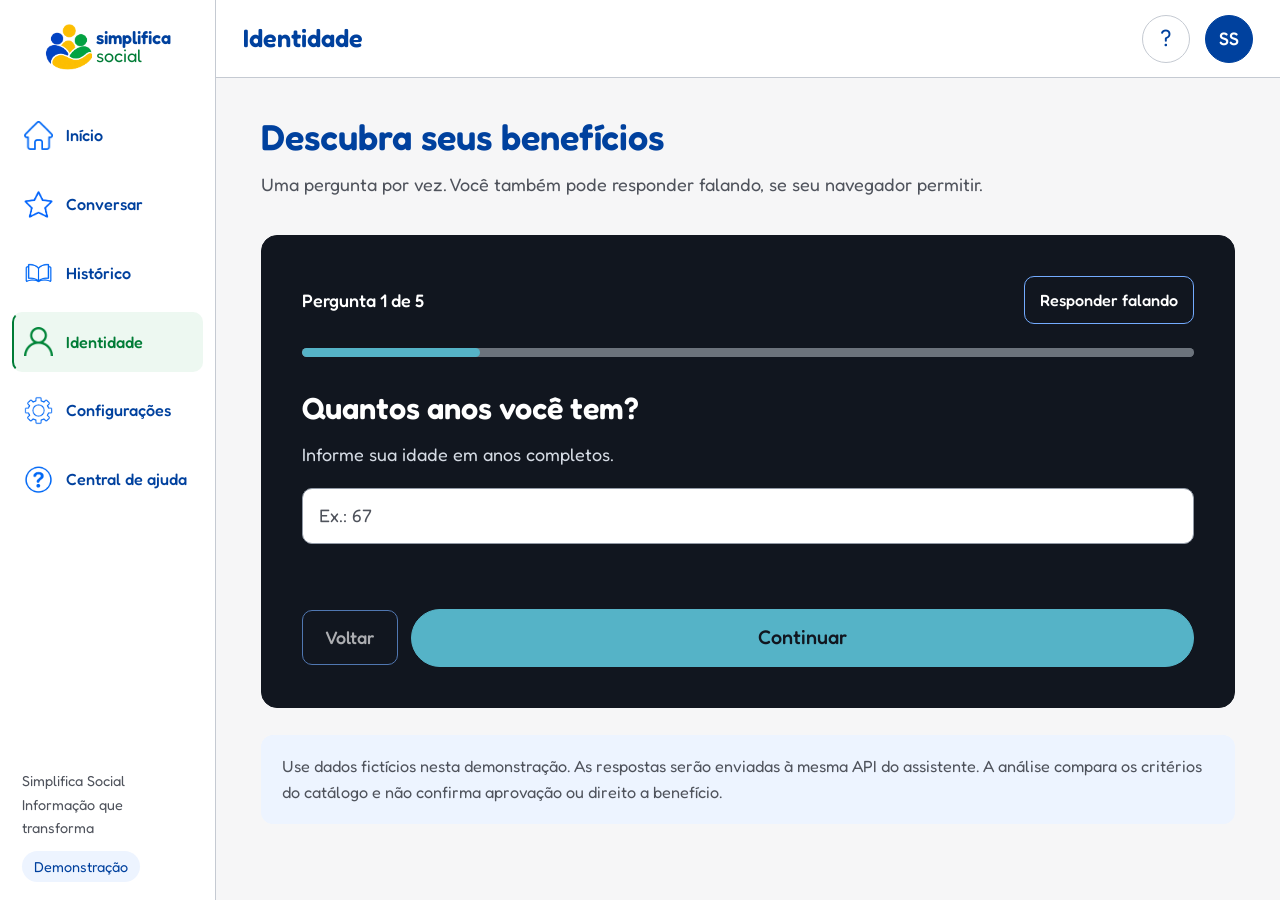
<file: frontend/identidade.html>
<!doctype html>
<html lang="pt-BR">
<head>
    <meta charset="utf-8">
    <meta name="viewport" content="width=device-width, initial-scale=1">
    <title>Identidade | Simplifica Social</title>
    <link rel="icon" type="image/png" sizes="128x128" href="/frontend/img/favicon.png?v=2">
    <link rel="stylesheet" href="/frontend/css/base.css">
    <link rel="stylesheet" href="/frontend/css/identidade.css">
    <script type="module" src="/frontend/js/identidade.js"></script>
</head>
<body data-page="identity">
    <a class="skip-link" href="#conteudo">Ir para o conteúdo</a>
    <div class="app-layout">
        <aside class="sidebar" data-sidebar></aside>
        <div class="main-area">
            <header class="topbar" data-header></header>
            <main id="conteudo" class="page-content identity-page">
                <section class="page-intro">
                    <h2>Descubra seus benefícios</h2>
                    <p>Uma pergunta por vez. Você também pode responder falando, se seu navegador permitir.</p>
                </section>
                <section class="questionario panel" aria-label="Questionário de identidade">
                    <form id="areaPerguntas">
                        <div class="question-top">
                            <span id="numeroPergunta" class="eyebrow"></span>
                            <button class="button secondary small" id="btnVoz" type="button">Responder falando</button>
                        </div>
                        <progress id="progresso" max="5" value="1" aria-label="Progresso do questionário"></progress>
                        <h3 id="textoPergunta" tabindex="-1"></h3>
                        <p id="descricaoPergunta" class="muted"></p>
                        <div id="campoTexto">
                            <label class="sr-only" for="resposta">Sua resposta</label>
                            <input class="campo-resposta" type="text" id="resposta" autocomplete="off" maxlength="40" aria-describedby="descricaoPergunta mensagem">
                        </div>
                        <div id="campoBooleano" hidden>
                            <label class="sr-only" for="respostaBooleana">Sua resposta</label>
                            <select id="respostaBooleana" aria-describedby="descricaoPergunta mensagem">
                                <option value="">Selecione uma resposta</option>
                                <option value="true">Sim</option>
                                <option value="false">Não</option>
                                <option value="unknown">Não sei / prefiro não responder</option>
                            </select>
                        </div>
                        <p id="mensagem" class="form-message" role="status"></p>
                        <div class="actions question-actions">
                            <button class="button secondary" id="btnVoltar" type="button">Voltar</button>
                            <button class="button" id="btnContinuar" type="submit">Continuar</button>
                        </div>
                    </form>
                    <section id="finalizacao" hidden aria-labelledby="resultado-title">
                        <h3 id="resultado-title" tabindex="-1">Sua orientação inicial</h3>
                        <p id="resumoResultado"></p>
                        <dl id="perfilResultado"></dl>
                        <div id="beneficiosResultado"></div>
                        <div class="actions">
                            <a class="button" id="continuarConversa" href="/conversar">Continuar com o assistente</a>
                            <button class="button secondary" id="btnRecomecar" type="button">Refazer questionário</button>
                        </div>
                    </section>
                </section>
                <p class="notice">Use dados fictícios nesta demonstração. As respostas serão enviadas à mesma API do assistente. A análise compara os critérios do catálogo e não confirma aprovação ou direito a benefício.</p>
                <noscript><p class="notice">Ative o JavaScript para responder ao questionário.</p></noscript>
            </main>
        </div>
    </div>
</body>
</html>
</file>
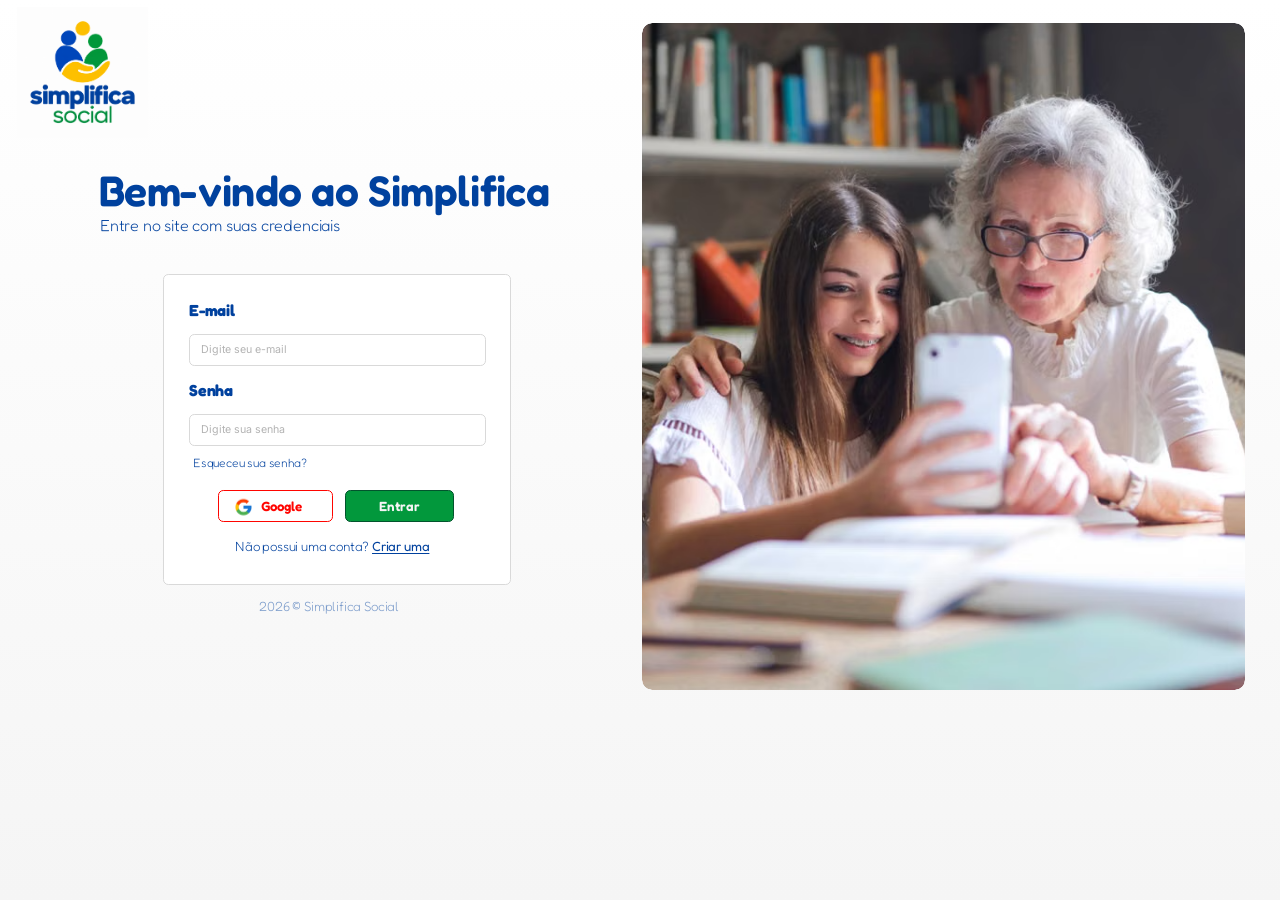
<file: frontend/login.html>
<!doctype html>
<html lang="pt-BR">
<head>
    <meta charset="utf-8">
    <meta name="viewport" content="width=device-width, initial-scale=1">
    <meta name="theme-color" content="#00419E">
    <title>Acesso | Simplifica Social</title>
    <link rel="icon" type="image/png" sizes="128x128" href="/frontend/img/favicon.png?v=2">
    <link rel="preload" href="/frontend/fonts/Fredoka-Variable.ttf" as="font" type="font/ttf" crossorigin>
    <link rel="preload" href="/frontend/fonts/Inter-Variable.ttf" as="font" type="font/ttf" crossorigin>
    <link rel="stylesheet" href="/frontend/css/base.css?v=login-11-4-2">
    <link rel="stylesheet" href="/frontend/css/login.css?v=11-4-2">
    <script type="module" src="/frontend/js/login.js?v=landing-1"></script>
</head>
<body class="login-page">
    <a class="skip-link" href="#conteudo">Ir para o conteúdo</a>
    <a class="skip-link login-accessibility" href="/configuracoes">Ajustar tamanho da letra e acessibilidade</a>
    <main class="login-container" id="conteudo">
        <section class="login-area" aria-labelledby="welcome-title">
            <img data-image="loginLogo" src="/frontend/img/login-figma/logo.png" alt="Simplifica Social" class="login-logo" width="196" height="196">
            <div class="login-content">
                <header class="login-intro">
                    <h1 id="welcome-title">Bem-vindo ao Simplifica</h1>
                    <p>Entre no site com suas credenciais</p>
                </header>
                <div class="login-form" aria-describedby="demo-notice">
                    <p class="sr-only" id="demo-notice">Acesso de demonstração. O botão Entrar permite explorar sem criar uma conta. E-mail, senha, Google, cadastro e recuperação de senha ainda não estão disponíveis.</p>
                    <fieldset disabled aria-describedby="demo-notice" title="Acesso com conta ainda indisponível nesta demonstração">
                        <legend class="sr-only">Acesso com conta — em breve</legend>
                        <div class="login-field">
                            <label for="email">E-mail</label>
                            <input id="email" type="email" placeholder="Digite seu e-mail" autocomplete="off">
                        </div>
                        <div class="login-field">
                            <label for="senha">Senha</label>
                            <input id="senha" type="password" placeholder="Digite sua senha" autocomplete="off">
                        </div>
                    </fieldset>
                    <a class="login-forgot" href="/ajuda" title="Saiba como funciona o acesso de demonstração">Esqueceu sua senha?</a>
                    <div class="login-actions">
                        <button class="button login-google" type="button" disabled aria-describedby="demo-notice" title="Entrada com Google ainda indisponível nesta demonstração">
                            <img data-image="loginGoogle" src="/frontend/img/login-figma/google.png" alt="" width="28" height="28">
                            <span>Google</span>
                        </button>
                        <a class="button login-submit" href="/inicio" aria-label="Entrar na demonstração" aria-describedby="demo-notice" title="Explorar demonstração sem criar uma conta">Entrar</a>
                    </div>
                    <p class="login-register">Não possui uma conta? <a href="/ajuda" title="Saiba sobre o acesso e a criação de contas">Criar uma</a></p>
                </div>
                <p class="login-footer">2026 © Simplifica Social</p>
            </div>
        </section>
        <div class="imagem-area">
            <img data-image="login" src="/frontend/img/login-figma/photo.png" alt="Uma pessoa idosa e uma jovem usando um celular juntas" width="1125" height="750" fetchpriority="high">
        </div>
    </main>
</body>
</html>
</file>
<file: frontend/css/base.css>
/* Identidade visual compartilhada, baseada nas telas de prototipo/. */
@font-face {
    font-family: "Fredoka";
    src: url("/frontend/fonts/Fredoka-Variable.ttf") format("truetype");
    font-style: normal;
    font-weight: 300 700;
    font-display: swap;
}

:root {
    color-scheme: light;
    --azul: #00419e;
    --azul-escuro: #00419e;
    --verde: #019541;
    --verde-botao: #007c36;
    --texto: #000;
    --muted: #4f535c;
    --borda: #c5cad2;
    --fundo: #f6f6f7;
    --superficie: #fff;
    --azul-claro: #edf4ff;
    --verde-claro: #edf8f1;
    --questionario: #11161f;
    --sobre-questionario: #fff;
    --dica-questionario: #d5dbe4;
    --acao-questionario: #55b3c7;
    --erro: #a32121;
    --raio: 16px;
    --entrelinhas: 1.65;
    font: 112.5%/var(--entrelinhas) "Fredoka", Arial, sans-serif;
    font-weight: 400;
    text-size-adjust: 100%;
    -webkit-text-size-adjust: 100%;
}

:root[data-font-size="large"] { font-size: 137.5%; }
:root[data-font-size="huge"] { font-size: 162.5%; }
:root[data-line-spacing="compact"] { --entrelinhas: 1.45; }
:root[data-line-spacing="wide"] { --entrelinhas: 2; }

* { box-sizing: border-box; }
[hidden] { display: none !important; }
body { margin: 0; color: var(--texto); background: var(--fundo); }
h1, h2, h3, h4 { color: var(--azul-escuro); font-weight: 600; line-height: 1.3; overflow-wrap: anywhere; }
h1, h2, h3, p { margin-top: 0; }
p, li, dd { overflow-wrap: anywhere; }
button, input, select, textarea { font: inherit; }
button, summary { cursor: pointer; }
button:disabled { cursor: not-allowed; opacity: .65; }
a { color: var(--azul); text-underline-offset: 4px; }
img { max-width: 100%; }
:focus-visible { outline: 3px solid var(--azul); outline-offset: 4px; }
input, select, textarea {
    width: 100%; min-width: 0; min-height: 48px; padding: .7rem .9rem;
    border: 1px solid #929aa6; border-radius: 10px;
    color: var(--texto); background: var(--superficie);
}
input::placeholder, textarea::placeholder { color: var(--muted); opacity: 1; }
input[aria-invalid="true"], select[aria-invalid="true"] { border: 2px solid var(--erro); }
label { display: block; font-weight: 500; margin-bottom: .5rem; }
fieldset { border: 0; padding: 0; margin: 0; min-width: 0; }
legend { font-weight: 500; }
.muted { color: var(--muted); }
.eyebrow { color: var(--azul); font-size: .9rem; font-weight: 500; }
.sr-only {
    position: absolute; width: 1px; height: 1px; padding: 0; margin: -1px;
    clip-path: inset(50%); overflow: hidden; white-space: nowrap; border: 0;
}
.skip-link {
    position: fixed; top: 8px; left: 8px; transform: translateY(-200%);
    padding: .6rem 1rem; background: var(--superficie); z-index: 50;
}
.skip-link:focus { transform: translateY(0); }

/* Menu e cabeçalho compartilhados. Os tamanhos em rem acompanham a leitura. */
.app-layout { display: flex; min-height: 100dvh; }
.sidebar {
    width: 12rem; flex: 0 0 12rem; display: flex; flex-direction: column;
    padding: 0 .65rem; border-right: 1px solid var(--borda);
    background: var(--superficie); z-index: 30; position: sticky; top: 0;
    height: 100dvh; overflow-y: auto;
}
.brand { display: flex; align-items: center; justify-content: center; gap: .2rem; padding: 1.2rem .5rem; margin-bottom: .8rem; text-decoration: none; }
.brand-symbol { position: relative; overflow: hidden; width: 48px; height: 48px; flex-shrink: 0; }
.brand-symbol .logo { position: absolute; width: 100px; max-width: none; height: 100px; left: -26px; top: -12px; }
.brand-wordmark { line-height: 1; }
.brand-wordmark strong { display: block; font-weight: 600; }
.brand-wordmark > span { color: var(--verde-botao); }
.sidebar nav { display: grid; gap: .5rem; }
.nav-item {
    display: flex; align-items: center; gap: .7rem; min-height: 54px;
    padding: .75rem .6rem; border: 2px solid transparent; border-radius: 10px;
    font-size: .9rem; font-weight: 500; text-decoration: none; color: var(--azul);
    overflow-wrap: anywhere;
}
.nav-item:hover { background: var(--azul-claro); }
.nav-item[aria-current="page"] { background: var(--verde-claro); color: var(--verde-botao); border-left-color: var(--verde-botao); }
.nav-item[aria-current="page"] .nav-icon { filter: brightness(0) saturate(100%) invert(32%) sepia(78%) saturate(1286%) hue-rotate(119deg) brightness(88%) contrast(104%); }
.nav-icon { width: 1.6rem; height: 1.6rem; object-fit: contain; flex-shrink: 0; }
.sidebar-foot { margin-top: auto; padding: 2rem .6rem 1rem; font-size: .8rem; color: var(--muted); }
.sidebar-foot small { display: block; font-size: inherit; }
.sidebar-foot .demo-badge { margin-top: .6rem; }
.sidebar-close { position: absolute; right: .65rem; top: .65rem; }
.menu-open { overflow: hidden; }
.main-area { min-width: 0; flex: 1; }
.topbar {
    min-height: 78px; border-bottom: 1px solid var(--borda); padding: .8rem 1.5rem;
    display: flex; align-items: center; gap: .85rem; background: var(--superficie);
}
.topbar h1 { flex: 1; min-width: 0; margin: 0; font-size: 1.4rem; }
.icon-button {
    width: 48px; height: 48px; display: inline-grid; place-items: center;
    flex-shrink: 0; padding: 0; border: 1px solid var(--borda); border-radius: 50%;
    color: var(--azul); background: var(--superficie); text-decoration: none; font-size: 1.3rem;
}
.profile-avatar { background: var(--azul); color: #fff; border-color: var(--azul); font-size: 1rem; font-weight: 500; }
.menu-toggle { display: none; }
.menu-overlay { position: fixed; inset: 0; background: #11161f80; border: 0; z-index: 25; }
.demo-badge { display: inline-block; border-radius: 20px; background: var(--azul-claro); color: var(--azul); font-size: .8rem; padding: .2rem .65rem; }

.page-content { max-width: 1280px; margin: 0 auto; padding: 2rem clamp(20px, 3.5vw, 54px); }
.page-intro { margin-bottom: 1.75rem; }
.page-intro h2 { font-size: clamp(1.6rem, 3vw, 2rem); margin-bottom: .5rem; }
.page-intro p { color: var(--muted); margin-bottom: 0; }
.panel { padding: 1.5rem; border: 1px solid var(--borda); border-radius: var(--raio); background: var(--superficie); }
.panel h2 { font-size: 1.2rem; }
.button {
    display: inline-flex; justify-content: center; align-items: center; gap: .5rem;
    min-height: 48px; padding: .65rem 1.25rem; background: var(--verde-botao); color: #fff;
    border: 1px solid transparent; border-radius: 10px; font-weight: 500;
    text-decoration: none; line-height: var(--entrelinhas); text-align: center;
}
.button:hover { filter: brightness(.92); }
.button.secondary { color: var(--azul); background: var(--superficie); border-color: var(--azul); }
.button.secondary:hover { background: var(--azul-claro); filter: none; }
.button.small { padding: .45rem .85rem; font-size: .9rem; }
.full-width { width: 100%; }
.actions { display: flex; flex-wrap: wrap; align-items: center; gap: .75rem; }
.text-link { font-weight: 500; }
.notice { border-radius: 12px; padding: 1rem 1.2rem; background: var(--azul-claro); color: var(--muted); font-size: .9rem; margin: 1.5rem 0 0; }
.notice strong { color: var(--azul); font-weight: 600; }
.notice.compact { margin-top: 1rem; padding: .75rem 1rem; }
.form-message { min-height: 1.65em; font-size: .95rem; margin: .75rem 0; color: var(--muted); overflow-wrap: anywhere; }
.error { color: var(--erro); }
.empty-state { text-align: center; padding: 2.5rem 1rem; }

/* Página inicial e componentes dos resultados. */
.hero { padding: .5rem 0 2rem; max-width: 850px; }
.hero h2 { font-size: clamp(2rem, 4vw, 2.8rem); margin-bottom: 1rem; }
.hero > p:not(.eyebrow) { max-width: 700px; color: var(--muted); font-size: 1.1rem; }
.hero .actions { margin-top: 1.5rem; }
.feature-grid { display: grid; grid-template-columns: repeat(3, minmax(0, 1fr)); gap: 1rem; }
.feature-card { padding: 1.4rem; border: 1px solid var(--borda); border-radius: var(--raio); background: var(--superficie); color: var(--texto); text-decoration: none; }
.feature-card:hover { border-color: var(--azul); }
.feature-card h3 { font-size: 1.15rem; margin: 1rem 0 .5rem; }
.feature-card p { margin: 0; color: var(--muted); }
.feature-icon { display: inline-grid; place-items: center; width: 48px; height: 48px; flex-shrink: 0; border-radius: 14px; color: var(--azul); background: var(--azul-claro); font-size: 1.6rem; }
.green { color: #007b3c; background: #e2f8e9; }
.purple { color: #754bb6; background: #f0eaff; }
.pink { color: #b33768; background: #ffedf4; }
dl { margin: 0; }
.profile-field { display: flex; justify-content: space-between; flex-wrap: wrap; gap: .35rem 1rem; border-bottom: 1px solid var(--borda); padding: .6rem 0; font-size: .95rem; }
.profile-field dt { color: var(--muted); }
.profile-field dd { font-weight: 500; margin: 0; }
.benefit-card { border: 1px solid var(--borda); border-radius: 12px; padding: 1rem; margin-top: .8rem; }
.benefit-card h3 { font-size: 1.1rem; margin: 0 0 .5rem; }
.benefit-status { font-weight: 500; margin: .6rem 0; }
.benefit-status[data-status="COMPATIVEL"] { color: #00743c; }
.benefit-status[data-status="INCOMPATIVEL"] { color: #9b4234; }
.benefit-status[data-status="POSSIVEL"] { color: #815706; }
.benefit-card details { color: var(--muted); }
.benefit-card summary { min-height: 48px; padding-block: .5rem; }
.benefit-card h4 { margin-bottom: .4rem; }
.benefit-card ul { padding-left: 1.2rem; }

/* Preferências globais: também afetam login, ajuda, chat e questionário. */
:root.high-contrast {
    --azul: #002b75; --azul-escuro: #002b75; --verde: #005422; --verde-botao: #005422;
    --texto: #000; --muted: #000; --borda: #000; --fundo: #fff; --superficie: #fff;
    --azul-claro: #fff; --verde-claro: #fff; --erro: #880000;
    --questionario: #fff; --sobre-questionario: #000; --dica-questionario: #000;
    --acao-questionario: #fff;
}
:root.high-contrast .nav-item[aria-current="page"] { border-color: currentColor; }
:root.high-contrast :is(.notice, .feature-icon, .message, .demo-badge) { border: 1px solid currentColor; }
:root.high-contrast .feature-icon { color: var(--azul); background: var(--superficie); }
:root.underlined-links a { text-decoration: underline; text-decoration-thickness: 2px; }
:root.reduce-motion *, :root.reduce-motion *::before, :root.reduce-motion *::after { animation: none !important; transition: none !important; scroll-behavior: auto !important; }

@media (max-width: 1100px) { .feature-grid { grid-template-columns: 1fr; } }
@media (max-width: 900px) {
    .sidebar { position: fixed; top: 0; bottom: 0; left: 0; width: min(20rem, 85vw); transform: translateX(-100%); transition: transform .2s; }
    .sidebar.open { transform: translateX(0); }
    .sidebar .brand { padding-right: 3rem; }
    .menu-toggle { display: inline-grid; }
    .topbar { padding: .75rem 1rem; gap: .6rem; }
    .topbar h1 { font-size: 1.2rem; }
    .page-content { padding: 1.5rem 1rem; }
}
@media (max-width: 450px) {
    .topbar { flex-wrap: wrap; padding: .65rem .75rem; }
    .topbar { gap: .4rem; flex-wrap: nowrap; }
    .topbar h1 { font-size: 1rem; }
    .panel { padding: 1rem; }
    .hero .actions > .button { width: 100%; }
}
@media (prefers-reduced-motion: reduce) {
    *, *::before, *::after { animation: none !important; transition: none !important; scroll-behavior: auto !important; }
}
</file>
<file: frontend/landing_page/css/style.css>
/* A landing usa a fonte, as cores e as preferências compartilhadas de base.css. */
.landing-page {
  --landing-gutter: clamp(20px, 4vw, 96px);
  background: var(--superficie);
}
.landing-page .container,
.landing-page .header__inner {
  width: 100%;
  max-width: none;
  margin: 0;
  padding-inline: var(--landing-gutter);
}
.landing-page section[id] { scroll-margin-top: calc(var(--landing-header-height, 84px) + 24px); }
.landing-page .skip-link { z-index: 60; }
.landing-page .header {
  position: sticky;
  top: 0;
  z-index: 40;
  background: var(--superficie);
  border-bottom: 1px solid var(--borda);
}
.landing-page .header__inner {
  display: flex;
  align-items: center;
  gap: 1rem;
  min-height: 88px;
  padding: .65rem clamp(20px, 2.5vw, 72px);
}
.landing-brand { display: inline-flex; flex: none; align-items: center; text-decoration: none; }
.logo__img { display: block; width: auto; height: 48px; max-width: 160px; object-fit: contain; }
.header .logo__img { height: 62px; max-width: 190px; }
.landing-page .nav { display: flex; align-items: center; gap: .5rem; margin-left: auto; }
.nav__link { padding: .6rem .75rem; color: var(--azul); font-size: 1.05rem; text-decoration: none; line-height: 1.4; border-radius: 10px; }
.nav__link:hover, .nav__link[aria-current] { background: var(--azul-claro); }
.header__actions { display: flex; align-items: center; flex: none; gap: 1.1rem; }
.header__actions .button { min-height: 52px; padding: .5rem .9rem; gap: .4rem; font-size: .95rem; }
.header__actions .button svg { width: 22px; height: 22px; }
.header__actions svg, .btn-login svg { flex: none; }
.btn-login { display: inline-flex; align-items: center; justify-content: center; flex: none; gap: .35rem; min-height: 52px; padding: .5rem .7rem; border: 1px solid var(--azul); border-radius: 10px; color: var(--azul); font-size: 1.05rem; font-weight: 500; text-decoration: none; }
.btn-login:hover { background: var(--azul-claro); }
.nav-toggle {
  display: none;
  width: 52px;
  height: 52px;
  flex: none;
  align-content: center;
  justify-items: center;
  gap: 5px;
  padding: 0;
  color: var(--azul);
  background: var(--superficie);
  border: 1px solid var(--borda);
  border-radius: 10px;
}
.nav-toggle span { width: 22px; height: 2px; background: currentColor; border-radius: 1px; }
.nav-toggle[aria-expanded="true"] span:first-child { transform: translateY(7px) rotate(45deg); }
.nav-toggle[aria-expanded="true"] span:nth-child(2) { visibility: hidden; }
.nav-toggle[aria-expanded="true"] span:last-child { transform: translateY(-7px) rotate(-45deg); }
.landing-page .hero {
  display: grid;
  grid-template-columns: minmax(0, .82fr) minmax(0, 1.18fr);
  align-items: center;
  gap: clamp(24px, 3vw, 64px);
  padding-block: clamp(28px, 3vw, 56px);
}
.hero__content { min-width: 0; }
.landing-page .hero h1 {
  max-width: 22ch;
  margin: 0 0 1.2rem;
  font-size: clamp(2.1rem, 3.6vw, 3.5rem);
  font-weight: 600;
  line-height: 1.15;
  letter-spacing: -.025em;
}
.hero__lead { max-width: 48ch; margin: 0 0 1.6rem; font-size: 1.1rem; color: var(--muted); }
.hero__cta { display: flex; flex-wrap: wrap; gap: .75rem; }
.hero__cta .button { min-height: 54px; padding: .75rem 1.1rem; }
.hero__media { min-width: 0; margin: 0; }
.hero__img {
  display: block;
  width: 100%;
  height: clamp(460px, 42vw, 740px);
  object-fit: cover;
  object-position: 50% 35%;
  border-radius: 20px;
}
.section { padding-block: clamp(36px, 4vw, 72px); }
.section--soft { background: var(--fundo); border-block: 1px solid var(--borda); }
.section__head { max-width: 48rem; margin-bottom: 1.8rem; }
.section__head h2 { margin: 0 0 .5rem; font-size: clamp(1.6rem, 2.2vw, 2rem); }
.section__head p { margin: 0; color: var(--muted); font-size: 1.05rem; }
.section__head--center { text-align: center; margin-inline: auto; }
.section--assistant { background: var(--azul-claro); }
.chat-preview { width: 100%; padding: clamp(24px, 3vw, 48px); border: 1px solid var(--borda); border-radius: 28px; background: var(--superficie); box-shadow: 0 12px 40px #00419e14; }
.chat-preview__bar { display: flex; align-items: center; flex-wrap: wrap; gap: .6rem; margin-bottom: 1.25rem; color: var(--azul); font-size: 1.1rem; }
.chat-preview__dot { width: 12px; height: 12px; flex: none; border-radius: 50%; background: var(--verde-botao); }
.chat-preview__status { margin-left: auto; padding: .25rem .65rem; border-radius: 8px; background: var(--verde-claro); color: var(--verde-botao); font-size: .8rem; font-weight: 500; }
.chat-preview__msgs { display: flex; flex-direction: column; gap: 1.1rem; }
.chat-msg { display: flex; align-items: flex-end; gap: .7rem; max-width: 92%; min-width: 0; }
.chat-msg--bot { align-self: flex-start; }
.chat-msg--user { align-self: flex-end; }
.chat-msg__avatar { display: grid; place-items: center; width: 46px; height: 46px; flex: none; border: 1px solid var(--borda); border-radius: 50%; box-shadow: 0 4px 12px #00419e14; }
.chat-msg__avatar--bot { background: var(--azul-claro); color: var(--azul); }
.chat-msg__avatar--user { background: var(--azul); color: #fff; border-color: var(--azul); }
.bubble { min-width: 0; margin: 0; padding: 1rem 1.15rem; border-radius: 16px; font-size: 1rem; }
.bubble--bot { background: var(--azul-claro); color: var(--azul); border-bottom-left-radius: 5px; }
.bubble--user { background: var(--verde-botao); color: #fff; border-bottom-right-radius: 5px; }
.chat-preview.is-animated .chat-msg { transition: opacity .45s ease, transform .45s ease; }
.chat-preview.is-animated .chat-msg:not(.is-visible) { opacity: 0; transform: translateY(12px); }
.entry-options { display: grid; grid-template-columns: repeat(2, minmax(0, 1fr)); gap: 1.4rem; }
.entry-option { min-width: 0; padding: 1.6rem; border: 1px solid var(--borda); border-radius: 16px; background: var(--superficie); }
.entry-option { display: flex; align-items: flex-start; gap: 1rem; }
.entry-icon { display: grid; place-items: center; width: 56px; height: 56px; flex: none; background: var(--azul-claro); border-radius: 12px; }
.entry-icon img { width: 30px; height: 30px; object-fit: contain; }
.entry-option__content { min-width: 0; display: flex; flex-direction: column; height: 100%; }
.entry-option h3 { margin: 0 0 .55rem; font-size: 1.3rem; }
.entry-option p { margin: 0 0 1.15rem; color: var(--muted); }
.text-link { display: inline-flex; align-items: center; gap: .6rem; min-height: 48px; font-weight: 500; text-decoration: none; line-height: 1.5; }
.text-link span { flex: none; }
.text-link:hover { text-decoration: underline; }
.entry-option .text-link { align-self: flex-start; margin-top: auto; }
.section--benefits { background: var(--azul-claro); border-block: 1px solid var(--borda); }
.benefit-carousel { position: relative; min-width: 0; }
.benefits { --benefit-gap: clamp(20px, 2vw, 32px); display: grid; grid-auto-flow: column; grid-auto-columns: calc((100% - var(--benefit-gap)) / 2); gap: var(--benefit-gap); overflow-x: auto; overscroll-behavior-x: contain; scroll-snap-type: x mandatory; scrollbar-width: thin; scrollbar-color: var(--borda) transparent; padding-bottom: .75rem; }
.benefits:focus-visible { outline-offset: 4px; }
.benefits.is-enhanced { scrollbar-width: none; }
.benefits.is-enhanced::-webkit-scrollbar { display: none; }
.benefit { display: flex; flex-direction: column; min-width: 0; overflow: hidden; scroll-snap-align: start; background: var(--superficie); border: 1px solid var(--borda); border-radius: 18px; box-shadow: 0 8px 24px #00419e0a; }
.benefit__visual { overflow: hidden; }
.benefit__visual img { display: block; width: 100%; height: auto; aspect-ratio: 5 / 2; max-height: 320px; object-fit: cover; }
.benefit__body { display: flex; flex: 1; flex-direction: column; align-items: flex-start; gap: .85rem; padding: 1.25rem; }
.benefit__body h3 { margin: 0; font-size: 1.35rem; }
.benefit__body p { margin: 0; font-size: .95rem; color: var(--muted); }
.benefit__actions { display: flex; flex-wrap: wrap; align-items: center; justify-content: flex-end; gap: .75rem 1rem; width: 100%; margin-top: auto; padding-top: .25rem; }
.benefit__actions .button { max-width: 100%; background: var(--azul); }
.benefit__actions .source-link { margin-right: auto; }
.carousel-controls { display: flex; justify-content: center; align-items: center; gap: 1.25rem; margin-top: 1rem; }
.carousel-arrow { position: absolute; top: clamp(68px, 8vw, 136px); z-index: 1; display: grid; place-items: center; width: 48px; height: 48px; padding: 0; border: 1px solid var(--azul); border-radius: 50%; color: var(--azul); background: var(--superficie); box-shadow: 0 4px 12px #00419e1a; }
#benefitPrev { left: 12px; }
#benefitNext { right: 12px; }
.carousel-arrow:hover:not(:disabled) { background: var(--azul-claro); }
.carousel-arrow:disabled { opacity: .35; }
.carousel-pagination { min-width: 0; text-align: center; }
.carousel-dots { display: flex; justify-content: center; }
.carousel-dot { display: grid; place-items: center; width: 44px; height: 44px; padding: 0; border: 0; background: transparent; }
.carousel-dot::after { content: ""; width: 9px; height: 9px; border: 1px solid var(--azul); border-radius: 50%; background: var(--superficie); }
.carousel-dot[aria-current="true"]::after { width: 24px; border-radius: 8px; background: var(--azul); }
.carousel-status { margin: 0; color: var(--muted); font-size: .85rem; }
.source-link { display: inline-block; color: var(--muted); font-size: .9rem; text-underline-offset: 4px; }
.source-link:hover { color: var(--azul); }
.landing-page .footer { padding-block: 2rem; background: var(--superficie); }
.footer__inner { display: flex; flex-wrap: wrap; align-items: center; gap: 1.25rem 2rem; }
.footer__inner p { margin: 0; color: var(--muted); font-size: .9rem; }
.footer__links { display: flex; flex-wrap: wrap; gap: 1.1rem; margin-left: auto; font-size: .9rem; }
.footer__copy { flex: 0 0 100%; }
.fab-chat { position: fixed; right: max(20px, env(safe-area-inset-right)); bottom: max(20px, env(safe-area-inset-bottom)); z-index: 20; display: grid; place-items: center; width: 68px; height: 68px; color: #fff; background: var(--azul); border: 2px solid var(--superficie); border-radius: 50%; box-shadow: 0 4px 16px #00419e26; }
.fab-chat:hover { background: var(--azul-escuro); }
:root:is([data-line-spacing="compact"], [data-line-spacing="wide"]) .landing-page :is(h1, h2, h3) { line-height: var(--entrelinhas); }
:root.high-contrast .landing-page .benefit { box-shadow: none; }
:root.high-contrast .landing-page .entry-icon { border: 1px solid currentColor; }
:root.high-contrast .landing-page :is(.chat-preview, .chat-msg__avatar) { box-shadow: none; }
:root.high-contrast .landing-page :is(.bubble, .chat-preview__status) { border: 1px solid currentColor; }
:root.reduce-motion .landing-page .chat-msg { opacity: 1 !important; transform: none !important; }
@media (prefers-reduced-motion: reduce) {
  .landing-page .chat-msg { opacity: 1 !important; transform: none !important; transition: none !important; }
}
</file>
<file: frontend/landing_page/css/responsive.css>
/* A estrutura ocupa a largura da janela; o conteúdo se reorganiza sem reduzir a página inteira. */
@media (max-width: 1100px) {
  .landing-page .header__inner { display: grid; grid-template-columns: minmax(0, 1fr) auto auto; gap: .5rem; }
  .header .landing-brand { grid-column: 1; grid-row: 1; min-width: 0; }
  .header .logo__img { max-width: 100%; }
  .btn-login { grid-column: 2; grid-row: 1; }
  .nav-toggle { display: grid; grid-column: 3; grid-row: 1; }
  .landing-page .nav, .header__actions { display: none; }
  .header.is-open { max-height: 100dvh; overflow-y: auto; }
  .header.is-open .nav { display: flex; grid-column: 1 / -1; grid-row: 2; flex-direction: column; align-items: stretch; gap: .25rem; margin: .75rem 0 0; padding-block: .5rem; border-top: 1px solid var(--borda); }
  .header.is-open .nav__link { padding: .7rem 0; min-height: 48px; }
  .header.is-open .header__actions { display: flex; grid-column: 1 / -1; grid-row: 3; flex-wrap: wrap; gap: .75rem 1.5rem; padding: .5rem 0; }
  .landing-page .hero { grid-template-columns: minmax(0, .9fr) minmax(0, 1.1fr); gap: 1.5rem; }
  .hero__cta { flex-direction: column; align-items: flex-start; }
  .hero__lead { font-size: 1rem; }
  .entry-option { padding: 1.25rem; flex-direction: column; }
}
@media (max-width: 900px) {
  .landing-page { --landing-gutter: 24px; }
  .landing-page .hero { grid-template-columns: minmax(0, 1fr); gap: 1.5rem; padding-block: 2rem; }
  .landing-page .hero h1 { max-width: 22ch; font-size: 2rem; }
  .hero__lead { max-width: none; }
  .hero__cta { align-items: stretch; }
  .hero__cta .button { width: 100%; }
  .hero__img { height: auto; aspect-ratio: 4 / 3; border-radius: 14px; }
  .section { padding-block: 2rem; }
  .entry-options { grid-template-columns: minmax(0, 1fr); gap: 1rem; }
  .entry-option { flex-direction: row; }
  .benefits { grid-auto-columns: 100%; }
  .benefit__visual img { aspect-ratio: 2 / 1; }
  .footer__inner { flex-direction: column; align-items: flex-start; gap: 1rem; }
  .footer__links { margin-left: 0; }
  .landing-page .footer { padding-bottom: 5.5rem; }
}
@media (max-width: 390px) {
  .landing-page { --landing-gutter: 20px; }
  .landing-page .hero h1 { font-size: 1.8rem; }
  .entry-option { flex-direction: column; }
  .entry-option { padding: 1.1rem; }
}
@media (max-width: 600px) {
  .logo__img { height: 40px; max-width: 140px; }
  .header .logo__img { height: 50px; }
  .chat-preview { padding: 1rem; border-radius: 20px; }
  .chat-preview__bar { font-size: 1rem; }
  .chat-msg { max-width: 100%; gap: .5rem; }
  .chat-msg__avatar { width: 36px; height: 36px; }
  .bubble { padding: .8rem; font-size: .95rem; }
  .carousel-controls { gap: .5rem; }
  .carousel-dot { width: 36px; }
  .benefit__visual img { aspect-ratio: 16 / 9; }
  .benefit__body { padding: 1.1rem; }
  .benefit__actions .button { width: 100%; }
  .fab-chat { width: 64px; height: 64px; }
  .fab-chat svg { width: 34px; height: 34px; }
}
@media (min-width: 901px) and (max-height: 720px) {
  .hero__content { align-self: start; padding-top: 1.2rem; }
}
@media (min-width: 901px) {
  .benefit:nth-child(even) { scroll-snap-align: none; }
}
@media (min-width: 1101px) and (max-width: 1500px) {
  :root:is([data-font-size="large"], [data-font-size="huge"]) .header__inner { flex-wrap: wrap; row-gap: .6rem; }
  :root:is([data-font-size="large"], [data-font-size="huge"]) .landing-page .nav { order: 3; flex: 0 0 100%; flex-wrap: wrap; gap: .5rem 1.5rem; padding-block: .4rem; }
  :root:is([data-font-size="large"], [data-font-size="huge"]) .btn-login { margin-left: auto; }
}
</file>
<file: frontend/css/ajuda.css>
.help-container { display: grid; gap: 1.25rem; max-width: 1000px; }
.help-card { width: 100%; padding: 1.25rem; display: flex; gap: 1rem; align-items: center; text-align: left; border: 1px solid var(--borda); border-radius: 12px; background: var(--superficie); color: var(--texto); }
.help-card:hover { border-color: var(--azul); }
.help-card .card-text { flex: 1; min-width: 0; }
.help-card-title { display: block; color: var(--azul); font-weight: 600; margin-bottom: .35rem; font-size: 1.2rem; }
.help-card-description { display: block; color: var(--muted); }
.help-card .feature-icon { flex-shrink: 0; }
.help-card .arrow { display: grid; place-items: center; width: 40px; height: 40px; flex-shrink: 0; border-radius: 50%; background: var(--azul-claro); color: var(--azul); font-size: 1.4rem; }
dialog { color: var(--texto); background: var(--superficie); border: 1px solid var(--borda); border-radius: 18px; padding: 2rem; width: min(700px, calc(100% - 32px)); max-height: calc(100dvh - 40px); }
dialog::backdrop { background: #11161f80; }
dialog h2 { padding-right: 2.2rem; font-size: 1.4rem; }
.dialog-close { position: absolute; right: .75rem; top: .75rem; }
dialog .button { margin-top: .75rem; }
@media (max-width: 450px) {
    .help-card { gap: .75rem; padding: 1rem .75rem; align-items: flex-start; }
    .help-card .arrow { display: none; }
    dialog { padding: 1.5rem 1.2rem; }
}
</file>
<file: frontend/css/chatbot.css>
/* Visual do frame Figma 25:88 em uma estrutura que ocupa toda a janela. */
@font-face {
    font-family: "Inter";
    src: url("/frontend/fonts/Inter-Variable.ttf") format("truetype");
    font-style: normal;
    font-weight: 100 900;
    font-display: swap;
}
.chat-screen {
    --chat-unit: calc(1rem / 24);
    --chat-type-offset: 0px;
    --chat-body-size: calc(24 * var(--chat-unit) + 1.333333 * var(--chat-type-offset));
    --chat-gutter: clamp(16px, 2.5vw, 48px);
    --chat-border: #d9d9d9;
    --chat-muted: #8c8080;
    min-height: 100dvh;
    font-family: "Fredoka", Arial, sans-serif;
    background: var(--fundo);
    color: var(--texto);
}
.chat-screen .app-layout {
    position: relative;
    width: 100%;
    height: 100dvh;
    min-height: 0;
    margin: 0;
    overflow: hidden;
}
.chat-screen .main-area { position: relative; display: flex; flex-direction: column; height: 100%; }
.chat-screen .topbar {
    position: relative;
    display: flex;
    flex: none;
    min-height: 78px;
    padding: .8rem 1.5rem;
    border-bottom: 1px solid var(--borda);
    background: var(--superficie);
}
.chat-screen .topbar h1 {
    margin: 0;
    font-size: 1.4rem;
    font-weight: 600;
    line-height: 1;
    letter-spacing: -.01em;
}
.chat-screen .header-help {
    width: 48px;
    height: 48px;
    border: 0;
    background: transparent;
}
.chat-screen .header-help img { display: block; width: 100%; height: 100%; }
.chat-screen .profile-avatar {
    width: 48px;
    height: 48px;
    border: 0;
    border-radius: 0;
    background: url("/frontend/img/chat-figma/user-avatar.svg") center / 100% 100% no-repeat;
    font-family: "Inter", Arial, sans-serif;
    font-size: 1rem;
    font-weight: 400;
    letter-spacing: -.01em;
    line-height: 1;
}
.chat-options-toggle {
    position: relative;
    flex: none;
    width: 32px;
    height: 48px;
    padding: 0;
    border: 0;
    background: transparent;
    z-index: 3;
}
.chat-options-toggle img { position: absolute; left: 8.75px; top: 19.75px; width: 14.5px; height: 8.5px; }
.chat-options-toggle { order: 1; }
.chat-screen .header-help { order: 2; }
.chat-screen .profile-avatar { order: 3; }
.chat-page { display: flex; flex: 1; flex-direction: column; min-height: 0; padding: 0; max-width: none; margin: 0; }
.chat-intro { flex: none; padding: clamp(20px, 3.5dvh, 40px) var(--chat-gutter); margin: 0; text-align: center; }
.chat-intro h2 {
    margin: 0;
    font-size: clamp(1.6rem, 3vw, 2.666667rem);
    font-weight: 500;
    line-height: 1.4;
    overflow-wrap: normal;
}
.chat-intro p {
    margin: .5rem 0 0;
    font-size: var(--chat-body-size);
    line-height: 1.4;
    color: var(--chat-muted);
}
.chat-layout, .chat-panel { display: flex; flex: 1; flex-direction: column; min-width: 0; min-height: 0; }
.chat-layout { padding-bottom: var(--chat-gutter); }
.chat-panel { position: relative; }
.messages {
    display: flex;
    flex: 1;
    flex-direction: column;
    min-height: 0;
    padding: 0 var(--chat-gutter) 12px;
    overflow-y: auto;
    scrollbar-width: thin;
    scroll-padding-block: calc(16 * var(--chat-unit));
}
.message, .welcome { display: flex; flex: none; align-items: flex-start; gap: calc(14 * var(--chat-unit)); max-width: 100%; margin: 0; padding: 0; text-align: left; }
.message-avatar {
    position: relative;
    flex: none;
    width: calc(100 * var(--chat-unit));
    height: calc(100 * var(--chat-unit));
}
.assistant-avatar { background: url("/frontend/img/chat-figma/assistant-avatar.svg") center / 100% 100% no-repeat; }
.assistant-symbol { position: absolute; left: calc(17 * var(--chat-unit)); top: calc(18 * var(--chat-unit)); width: calc(66 * var(--chat-unit)); height: calc(62 * var(--chat-unit)); overflow: hidden; }
.assistant-symbol img { position: absolute; left: calc(-5 * var(--chat-unit)); top: calc(-7 * var(--chat-unit)); width: calc(76 * var(--chat-unit)); height: calc(76 * var(--chat-unit)); max-width: none; }
.message-bubble {
    width: calc(680 * var(--chat-unit));
    max-width: calc(100% - 114 * var(--chat-unit));
    min-height: calc(109 * var(--chat-unit));
    margin-top: calc(11 * var(--chat-unit));
    padding: calc(9 * var(--chat-unit)) calc(10 * var(--chat-unit)) calc(19.4 * var(--chat-unit)) calc(32 * var(--chat-unit));
    background: var(--superficie);
    border: calc(1 * var(--chat-unit)) solid var(--chat-border);
    border-radius: calc(8 * var(--chat-unit));
}
.message-label { display: block; margin: 0; font-size: var(--chat-body-size); font-weight: 500; line-height: 1.4; color: var(--verde); }
.message-text { display: block; margin-top: calc(11.4 * var(--chat-unit)); font-size: var(--chat-body-size); font-weight: 400; line-height: 1.4; white-space: pre-wrap; overflow-wrap: anywhere; }
.welcome .message-bubble { min-height: calc(215 * var(--chat-unit)); padding-bottom: calc(23.6 * var(--chat-unit)); }
.welcome .message-text { margin-top: calc(12.4 * var(--chat-unit)); white-space: normal; }
.welcome .message-text p { margin: 0; }
.welcome .message-text p + p { margin-top: calc(33.6 * var(--chat-unit)); }
.message.user { align-self: flex-end; flex-direction: row-reverse; gap: calc(30 * var(--chat-unit)); }
.message.user .message-avatar {
    display: grid;
    place-items: center;
    width: calc(74 * var(--chat-unit));
    height: calc(77 * var(--chat-unit));
    margin-top: calc(10 * var(--chat-unit));
    background: url("/frontend/img/chat-figma/user-avatar.svg") center / 100% 100% no-repeat;
    color: #fff;
    font-family: "Inter", Arial, sans-serif;
    font-size: calc(32 * var(--chat-unit) + 1.777778 * var(--chat-type-offset));
    line-height: 1;
    letter-spacing: -.01em;
}
.message.user .message-bubble { width: calc(320 * var(--chat-unit)); max-width: calc(100% - 104 * var(--chat-unit)); min-height: calc(110 * var(--chat-unit)); margin-top: 0; padding: calc(13 * var(--chat-unit)) calc(20 * var(--chat-unit)) calc(22.4 * var(--chat-unit)); }
.message.user .message-label { color: var(--azul); }
.message.user .message-text { margin-top: calc(5.4 * var(--chat-unit)); }
.welcome + .message { margin-top: calc(34 * var(--chat-unit)); }
.message.user + .message.assistant { margin-top: calc(18 * var(--chat-unit)); }
.message.assistant + .message.user { margin-top: calc(8 * var(--chat-unit)); }
.message.user + .message.user, .message.assistant + .message.assistant { margin-top: calc(24 * var(--chat-unit)); }
.composer {
    position: relative;
    flex: none;
    height: 84px;
    margin: 16px var(--chat-gutter) 0;
    padding: 16px;
    background: #d9d9d9;
    border: calc(1 * var(--chat-unit)) solid var(--chat-border);
    border-radius: calc(20 * var(--chat-unit));
}
.composer textarea {
    display: block;
    width: calc(100% - 144px);
    height: 50px;
    min-height: 0;
    max-height: none;
    resize: none;
    padding: 0;
    border: 0;
    border-radius: 0;
    background: transparent;
    font-family: "Inter", Arial, sans-serif;
    font-size: .888889rem;
    font-weight: 400;
    line-height: 1.4;
}
.composer textarea::placeholder { color: #757575; }
.composer #send {
    position: absolute;
    right: 16px;
    top: 18px;
    width: 80px;
    height: 48px;
    min-height: 0;
    padding: 0;
    background: var(--azul);
    color: #f5f5f5;
    border: calc(1 * var(--chat-unit)) solid #032453;
    border-radius: calc(8 * var(--chat-unit));
    font-size: .833333rem;
    font-weight: 600;
    line-height: 1;
}
.mic-button { position: absolute; right: 108px; top: 18px; width: 44px; height: 48px; padding: 4px; background: transparent; border: 0; }
.mic-button img { display: block; width: 100%; height: 100%; }
.mic-button[aria-pressed="true"] { outline: 2px solid var(--azul); outline-offset: 4px; border-radius: 50%; }
.mic-button:disabled { opacity: .65; }
#chat-error { position: absolute; bottom: 0; left: var(--chat-gutter); right: var(--chat-gutter); padding: .4rem .6rem; margin: 0; background: var(--superficie); z-index: 3; }
.chat-tools { width: min(900px, calc(100% - 32px)); max-height: calc(100dvh - 32px); padding: 1.5rem; background: var(--superficie); color: var(--texto); border: 1px solid var(--borda); border-radius: 12px; }
.chat-tools::backdrop { background: #11161f70; }
.chat-tools-header { display: flex; align-items: center; justify-content: space-between; gap: 1rem; margin-bottom: 1rem; }
.chat-tools-header h2 { margin: 0; font-size: 1.35rem; }
.suggestions { display: flex; flex-wrap: wrap; gap: .75rem; margin-block: 1.25rem; }
.suggestion { min-height: 48px; padding: .65rem .8rem; background: var(--superficie); color: var(--azul); border: 1px solid var(--borda); border-radius: 8px; font-size: 1rem; }
.analysis-panel { display: grid; grid-template-columns: repeat(2, minmax(0, 1fr)); gap: 1rem; }
.analysis-panel .panel { min-width: 0; }
:root:is([data-line-spacing="compact"], [data-line-spacing="wide"]) .chat-screen :is(.message-label, .message-text, .chat-intro h2, .chat-intro p) { line-height: var(--entrelinhas); }
:root.high-contrast .chat-screen { --chat-border: #000; --chat-muted: #000; background: #fff; }
:root.high-contrast .composer { background: #fff; }
:root.high-contrast .composer textarea::placeholder { color: #000; }
@media (max-width: 900px) {
    .chat-screen { --chat-unit: 1px; --chat-body-size: 1rem; }
    .chat-screen .app-layout { width: 100%; height: 100dvh; min-height: 520px; }
    .chat-screen .topbar { display: flex; align-items: center; gap: 8px; height: auto; min-height: 78px; padding: 8px; border-bottom: 1px solid var(--chat-border); }
    .chat-screen .topbar::after { display: none; }
    .chat-screen .topbar h1 { position: static; flex: 1; font-size: 1.111111rem; line-height: 1.2; order: 1; }
    .chat-screen .menu-toggle { display: inline-grid; width: 40px; height: 40px; order: 0; }
    .chat-options-toggle { position: relative; inset: auto; flex: 0 0 32px; width: 32px; height: 40px; order: 2; }
    .chat-options-toggle img { left: 8.75px; top: 15.75px; }
    .chat-screen .header-help { position: static; width: 32px; height: 32px; order: 3; }
    .chat-screen .profile-avatar { position: static; width: 36px; height: 38px; font-size: 1rem; order: 4; }
    .chat-intro { height: auto; padding: 24px 16px 28px; text-align: center; }
    .chat-intro h2 { width: auto; max-width: 100%; margin: 0; font-size: 1.6rem; line-height: 1.3; }
    .chat-intro p { width: auto; max-width: 100%; margin: 12px 0 0; font-size: 1rem; }
    .chat-layout { padding-bottom: 0; }
    .messages { padding: 0 12px 12px; }
    .message, .welcome { gap: 10px; margin-left: 0; }
    .message-avatar.assistant-avatar { width: 40px; height: 40px; }
    .assistant-symbol { left: 6.8px; top: 7.2px; width: 26.4px; height: 24.8px; }
    .assistant-symbol img { left: -2px; top: -2.8px; width: 30.4px; height: 30.4px; }
    .message-bubble, .welcome .message-bubble { width: min(680px, 100%); max-width: calc(100% - 50px); min-height: 0; margin-top: 4px; padding: 12px 16px; }
    .message-text, .welcome .message-text { margin-top: 10px; }
    .welcome .message-text p + p { margin-top: 1.4rem; }
    .message.user { gap: 10px; }
    .message.user .message-avatar { width: 36px; height: 38px; margin-top: 6px; font-size: 1rem; }
    .message.user .message-bubble { width: auto; max-width: calc(100% - 46px); min-height: 0; padding: 12px 16px; }
    .welcome + .message, .message.user + .message.assistant, .message.assistant + .message.user, .message.user + .message.user, .message.assistant + .message.assistant { margin-top: 18px; }
    .composer { width: calc(100% - 24px); max-width: none; height: 96px; margin: 12px 12px 16px; padding: 12px; }
    .composer textarea { width: calc(100% - 120px); height: 70px; font-size: .888889rem; }
    .composer #send { right: 12px; top: 42px; width: 68px; height: 40px; font-size: .833333rem; }
    .mic-button { right: 90px; top: 42px; width: 36px; height: 36px; }
    #chat-error { left: 12px; bottom: 0; width: calc(100% - 24px); max-width: none; font-size: .85rem; }
    .analysis-panel { grid-template-columns: minmax(0, 1fr); }
    .chat-tools { padding: 1rem; }
    .chat-tools .actions > *, .suggestion { width: 100%; }
}
/* Em telas baixas, a fonte ampliada pode usar a rolagem da página. */
@media (max-width: 900px) and (max-height: 700px) {
    :root:is([data-font-size="large"], [data-font-size="huge"]) .chat-screen .app-layout { height: auto; min-height: 100dvh; overflow: visible; }
    :root:is([data-font-size="large"], [data-font-size="huge"]) .chat-screen .main-area { height: auto; min-height: 100dvh; }
    :root:is([data-font-size="large"], [data-font-size="huge"]) .chat-layout { flex: none; }
    :root:is([data-font-size="large"], [data-font-size="huge"]) .messages { flex: none; min-height: 180px; max-height: 50dvh; }
}
</file>
<file: frontend/css/configuracoes.css>
.settings-page { max-width: 1120px; }
.profile-settings, .account-summary { display: flex; align-items: center; gap: 1rem; flex-wrap: wrap; }
.profile-settings { justify-content: space-between; margin-bottom: 1.25rem; }
.account-summary h3, .account-summary p { margin-bottom: 0; }
.account-summary { flex-wrap: nowrap; }
.account-summary > div { min-width: 0; }
.account-summary h3 { margin-bottom: .25rem; font-size: 1.15rem; }
.account-summary .profile-avatar { width: 3.4rem; height: 3.4rem; }
.accessibility-settings { padding: 0; overflow: hidden; }
.settings-heading { padding: 1.25rem 1.5rem; border-bottom: 1px solid var(--borda); }
.settings-heading h3 { margin-bottom: .4rem; }
.settings-heading p { margin: 0; }
.setting-row { padding: 1.4rem 1.5rem; text-align: center; border-bottom: 1px solid var(--borda); }
.setting-row legend { float: left; width: 100%; padding: 0; margin: 0 0 .25rem; font-size: 1.2rem; }
.setting-row > p { clear: both; margin-bottom: 1rem; }
.choice-group { display: grid; grid-template-columns: repeat(3, minmax(0, 1fr)); gap: 1rem; max-width: 650px; margin-inline: auto; }
.choice { position: relative; margin: 0; cursor: pointer; }
.choice span { display: grid; place-items: center; min-height: 50px; padding: .65rem .4rem; border: 2px solid #202025; border-radius: 12px; background: #202025; color: #fff; font-size: .95rem; font-weight: 500; }
.choice input:checked + span { background: var(--azul); border-color: var(--azul); box-shadow: 0 0 0 3px var(--superficie), 0 0 0 5px var(--azul); }
.choice input:focus-visible + span { outline: 3px solid var(--azul); outline-offset: 6px; }
.toggle-row { display: flex; align-items: center; gap: 1rem; padding: 1.25rem 1.5rem; margin: 0; cursor: pointer; border-bottom: 1px solid var(--borda); font-weight: 400; }
.toggle-row > span { min-width: 0; }
.setting-title { display: block; font-size: 1.15rem; font-weight: 500; }
.setting-description { display: block; color: var(--muted); margin-top: .2rem; }
.switch { appearance: none; -webkit-appearance: none; position: relative; width: 54px; min-width: 54px; height: 32px; min-height: 32px; padding: 0; border: 2px solid var(--muted); border-radius: 24px; background: var(--superficie); cursor: pointer; }
.switch::before { content: ""; position: absolute; width: 20px; height: 20px; top: 4px; left: 4px; border: 2px solid var(--muted); border-radius: 50%; background: var(--superficie); }
.switch:checked { border-color: var(--azul); background: var(--azul); }
.switch:checked::before { left: 26px; border-color: #fff; background: #fff; }
.switch:disabled { cursor: not-allowed; opacity: .6; }
.voice-tools { padding: 1rem 1.5rem; border-bottom: 1px solid var(--borda); }
.voice-tools p { margin-bottom: .7rem; }
.reading-preview { margin: 1.5rem; padding: 1.2rem; border: 1px solid var(--borda); border-radius: 12px; background: var(--fundo); }
.reading-preview h3 { margin: .5rem 0; }
.settings-footer { padding: 0 1.5rem 1rem; }
.settings-section { margin-top: 1.5rem; }
.settings-section h3 { margin-bottom: .5rem; }
.settings-section .form-message:empty { display: none; }
@media (max-width: 550px) {
    .choice-group { gap: .6rem; }
    .choice span { font-size: .9rem; }
    .settings-heading, .setting-row, .toggle-row, .voice-tools { padding: 1rem; }
    .reading-preview { margin: 1rem; }
    .settings-footer { padding-inline: 1rem; }
}
@media (max-width: 380px) { .choice-group { grid-template-columns: 1fr; } }
@media (forced-colors: active) {
    .switch { appearance: auto; -webkit-appearance: auto; }
    .switch::before { display: none; }
    .choice input:checked + span { outline: 3px solid Highlight; }
}
</file>
<file: frontend/css/historico.css>
.history-search { margin-bottom: .6rem; border-radius: 32px; background: var(--superficie); }
.lista-conversas { display: grid; gap: 1.2rem; margin-top: 1.5rem; }
.conversa-card { display: flex; flex-wrap: wrap; align-items: center; gap: 1rem; padding: 1.2rem; border: 1px solid var(--borda); border-radius: 12px; background: var(--superficie); }
.conversa-card .informacoes { min-width: 0; flex: 1; }
.conversa-card h3 { font-size: 1.15rem; margin: 0 0 .35rem; overflow-wrap: anywhere; }
.conversa-card time { color: var(--muted); font-size: .95rem; }
@media (max-width: 700px) {
    .conversa-card { padding: 1rem; }
    .conversa-card .feature-icon { display: none; }
    .conversa-card .informacoes { flex-basis: 100%; }
    .conversa-card .button { width: 100%; }
}
</file>
<file: frontend/css/identidade.css>
.identity-page { max-width: 1120px; }
.questionario { margin-top: 2rem; padding: clamp(20px, 3.5vw, 40px); background: var(--questionario); color: var(--sobre-questionario); border-color: var(--questionario); }
.question-top { display: flex; justify-content: space-between; flex-wrap: wrap; align-items: center; gap: 1rem; }
.question-top .eyebrow { color: var(--sobre-questionario); font-size: 1rem; }
.questionario .button.secondary { color: var(--sobre-questionario); background: transparent; border-color: #73abff; }
.questionario .button.secondary:hover { background: #a5caff22; }
.questionario :focus-visible { outline-color: #73abff; }
.questionario h3 { color: var(--sobre-questionario); }
.questionario :is(.muted, .form-message, .profile-field dt) { color: var(--dica-questionario); }
.questionario .benefit-card { background: var(--superficie); color: var(--texto); }
.questionario .benefit-card h3 { color: var(--azul); }
.questionario .benefit-card :is(.muted, details) { color: var(--muted); }
.questionario .button:not(.secondary) { background: var(--acao-questionario); color: #11161f; border-color: var(--acao-questionario); }
.questionario #btnContinuar { flex: 1; border-radius: 32px; font-size: 1.1rem; }
progress { display: block; width: 100%; height: 9px; border: 0; border-radius: 20px; overflow: hidden; margin: 1.3rem 0 1.75rem; accent-color: #55b3c7; background: #6c737c; }
progress::-webkit-progress-bar { background: #6c737c; border-radius: 20px; }
progress::-webkit-progress-value { background: #55b3c7; border-radius: 20px; }
progress::-moz-progress-bar { background: #55b3c7; }
#textoPergunta { font-size: clamp(1.4rem, 2.5vw, 1.7rem); margin-bottom: .65rem; }
#descricaoPergunta { font-size: 1rem; }
.question-actions { margin-top: 1.25rem; }
#resumoResultado { white-space: pre-wrap; }
#perfilResultado { margin: 1.5rem 0; }
#finalizacao .actions { margin-top: 1.5rem; }
#btnVoz[aria-pressed="true"] { background: #fff; color: #a32121; }
:root.high-contrast .questionario { border-color: #000; }
:root.high-contrast .questionario .button { border-color: #000; }
@media (max-width: 550px) {
    .question-top { align-items: flex-start; flex-direction: column; }
    .question-top .button { width: 100%; }
    .question-actions { flex-direction: column-reverse; align-items: stretch; }
    #finalizacao .actions > * { width: 100%; }
}
</file>
<file: frontend/css/login.css>
/* Frame 11:4 do Figma: 1920 × 1080. Estilos limitados à tela de acesso. */
@font-face {
    font-family: "Inter";
    src: url("/frontend/fonts/Inter-Variable.ttf") format("truetype");
    font-style: normal;
    font-weight: 100 900;
    font-display: swap;
}

.login-page {
    /* Uma única escala para o frame inteiro, limitada também pela altura. */
    --login-unit: min(1px, .0520833333vw, .0925925926dvh);
    --login-type-offset: calc(1rem - 18px);
    --login-border: #d9d9d9;
    --login-placeholder: #b3b3b3;
    --login-green: #02983c;
    --login-green-border: #02542d;
    --login-google: #ff0400;
    min-height: 100dvh;
    color: var(--azul, #00419e);
    background: linear-gradient(180deg, #fff 0%, #f5f5f5 100%);
    font-weight: 300;
    font-family: "Fredoka", Arial, sans-serif;
    letter-spacing: -.01em;
    line-height: 1;
}

.login-container {
    display: grid;
    grid-template-columns: minmax(0, 963fr) minmax(0, 957fr);
    width: calc(1920 * var(--login-unit));
    min-height: calc(1080 * var(--login-unit));
    max-width: 100%;
    margin-inline: auto;
}

.login-area { position: relative; min-width: 0; }
.login-logo {
    position: absolute;
    top: calc(11 * var(--login-unit));
    left: calc(26 * var(--login-unit));
    width: calc(196 * var(--login-unit));
    height: auto;
    display: block;
}
.login-content {
    width: 73.001038%;
    margin-left: 15.36864%;
    padding-top: calc(254 * var(--login-unit));
    padding-bottom: calc(134 * var(--login-unit));
}
.login-intro h1 {
    font-size: calc(64 * var(--login-unit) + 3.555556 * var(--login-type-offset));
    font-weight: 600;
    line-height: 1;
    letter-spacing: -.01em;
    margin: 0;
    overflow-wrap: normal;
}
.login-intro p {
    width: calc(403 * var(--login-unit));
    max-width: 100%;
    font-size: calc(24 * var(--login-unit) + 1.333333 * var(--login-type-offset));
    line-height: 1;
    margin: calc(7 * var(--login-unit)) 0 0 calc(2 * var(--login-unit));
}
.login-form {
    width: 74.253201%;
    margin: calc(62 * var(--login-unit)) 0 0 13.655761%;
    padding: calc(41 * var(--login-unit)) calc(36 * var(--login-unit)) calc(45 * var(--login-unit)) calc(38 * var(--login-unit));
    border: calc(1 * var(--login-unit)) solid var(--login-border);
    border-radius: calc(8 * var(--login-unit));
    background: var(--superficie, #fff);
}
.login-form fieldset { display: grid; gap: calc(25 * var(--login-unit)); }
.login-field { min-width: 0; }
.login-field label {
    font-weight: 700;
    font-size: calc(24 * var(--login-unit) + 1.333333 * var(--login-type-offset));
    line-height: 1;
    margin: 0 0 calc(23 * var(--login-unit));
}
.login-field input {
    display: block;
    height: calc(48 * var(--login-unit));
    min-height: calc(48 * var(--login-unit));
    padding: calc(15 * var(--login-unit)) calc(16 * var(--login-unit));
    border: calc(1 * var(--login-unit)) solid var(--login-border);
    border-radius: calc(8 * var(--login-unit));
    background: var(--superficie, #fff);
    color: var(--texto, #000);
    font-family: "Inter", Arial, sans-serif;
    font-size: calc(16 * var(--login-unit) + .888889 * var(--login-type-offset));
    font-weight: 400;
    font-optical-sizing: none;
    line-height: 1;
    letter-spacing: 0;
    opacity: 1;
    -webkit-text-fill-color: currentColor;
}
.login-field input::placeholder { color: var(--login-placeholder); opacity: 1; }
.login-forgot {
    display: flex;
    align-items: flex-start;
    width: fit-content;
    min-height: calc(50 * var(--login-unit));
    margin: calc(17 * var(--login-unit)) 0 0 calc(6 * var(--login-unit));
    font-size: calc(18 * var(--login-unit) + var(--login-type-offset));
    font-weight: 300;
    text-decoration: none;
}
.login-actions {
    display: grid;
    grid-template-columns: minmax(0, 174fr) minmax(0, 164fr);
    gap: calc(17 * var(--login-unit));
    margin: 0 calc(48 * var(--login-unit)) 0 calc(43 * var(--login-unit));
}
.login-actions .button {
    min-width: 0;
    min-height: calc(48 * var(--login-unit));
    padding: 0;
    border-width: calc(1 * var(--login-unit));
    border-radius: calc(8 * var(--login-unit));
    font-size: calc(20 * var(--login-unit) + 1.111111 * var(--login-type-offset));
    font-weight: 600;
    line-height: 1;
    opacity: 1;
}
.login-actions .login-google {
    justify-content: flex-start;
    gap: calc(12 * var(--login-unit));
    padding-left: calc(23 * var(--login-unit));
    background: var(--superficie, #fff);
    border: calc(2 * var(--login-unit)) solid var(--login-google);
    color: var(--login-google);
    letter-spacing: -.01em;
}
.login-google img {
    flex: 0 0 calc(28 * var(--login-unit));
    width: calc(28 * var(--login-unit));
    height: calc(28 * var(--login-unit));
    transform: translateY(calc(1 * var(--login-unit)));
}
.login-submit {
    color: #f5f5f5;
    background: var(--login-green);
    border-color: var(--login-green-border);
    letter-spacing: 0;
}
.login-register {
    width: calc(318 * var(--login-unit));
    max-width: calc(100% - 69 * var(--login-unit));
    margin: calc(27 * var(--login-unit)) 0 0 calc(69 * var(--login-unit));
    text-align: left;
    font-size: calc(20 * var(--login-unit) + 1.111111 * var(--login-type-offset));
    line-height: 1;
}
.login-register a { font-weight: 400; text-underline-offset: 2px; }
.login-footer {
    width: calc(305 * var(--login-unit));
    max-width: 100%;
    margin: calc(23 * var(--login-unit)) 0 0 34.28165%;
    font-size: calc(20 * var(--login-unit) + 1.111111 * var(--login-type-offset));
    line-height: 1;
    opacity: .5;
}
.imagem-area {
    position: relative;
    align-self: start;
    height: calc(1000 * var(--login-unit));
    margin: calc(35 * var(--login-unit)) calc(52 * var(--login-unit)) calc(45 * var(--login-unit)) 0;
    overflow: hidden;
    border-radius: calc(15 * var(--login-unit));
    mask-image: url("/frontend/img/login-figma/photo-mask.svg");
    mask-size: 100% 100%;
    mask-repeat: no-repeat;
}
.imagem-area img {
    position: absolute;
    /* Enquadramento original: camada 1577 × 1051, máscara 905 × 1000. */
    left: -51.60221%;
    top: -.6%;
    width: 174.254144%;
    max-width: none;
    height: 105.1%;
    object-fit: cover;
}
.login-accessibility { z-index: 51; }

/* Reorganiza os mesmos elementos: o arquivo Figma não tem frame móvel. */
@media (max-width: 1100px) {
    .login-page { --login-unit: 1px; }
    .login-container { width: 100%; min-height: 100dvh; grid-template-columns: minmax(0, 1fr); padding: 20px 24px 40px; }
    .login-logo { position: static; width: 140px; margin: 0 0 32px; }
    .login-content { width: 100%; max-width: 703px; margin-inline: auto; padding: 0; }
    .login-intro h1 { font-size: clamp(2rem, 6vw, 3rem); }
    .login-intro p { width: auto; font-size: 1.111111rem; margin: 12px 0 0; line-height: 1.4; }
    .login-form { width: 100%; max-width: 522px; margin: 36px auto 0; padding: 32px 24px; }
    .login-form fieldset { gap: 25px; }
    .login-field label { margin-bottom: 16px; }
    .login-forgot { margin: 17px 0 0; }
    .login-actions { gap: 16px; margin: 0; }
    .login-actions .login-google { justify-content: center; gap: 12px; padding-left: 0; }
    .login-register { width: auto; max-width: 100%; margin: 27px 0 0; text-align: center; line-height: 1.4; }
    .login-footer { margin: 24px auto 0; text-align: center; line-height: 1.4; }
    .imagem-area { display: none; }
}

@media (max-width: 380px) {
    .login-container { padding-inline: 16px; }
    .login-form { padding-inline: 20px; }
    .login-actions { gap: 10px; }
    .login-google img { flex-basis: 24px; width: 24px; height: 24px; }
    .login-actions .login-google { gap: 8px; }
    :root[data-font-size="huge"] .login-actions { grid-template-columns: minmax(0, 1fr); }
}

/* Preferências existentes continuam aplicadas nesta tela. */
:root:is([data-line-spacing="compact"], [data-line-spacing="wide"]) .login-page { line-height: var(--entrelinhas); }
:root:is([data-line-spacing="compact"], [data-line-spacing="wide"]) .login-page :is(h1, p, label, input, .login-forgot, .button) { line-height: var(--entrelinhas); }
:root:is([data-line-spacing="compact"], [data-line-spacing="wide"]) .login-field input { height: auto; }
@media (max-width: 1100px) {
    :root[data-font-size="large"] .login-intro h1,
    :root[data-font-size="huge"] .login-intro h1 { font-size: clamp(2rem, 6vw, 3.555556rem); }
}
:root.high-contrast .login-page {
    --login-border: #000;
    --login-placeholder: #000;
    --login-green: #005422;
    --login-green-border: #000;
    --login-google: #880000;
    background: #fff;
}
:root.high-contrast .login-footer { opacity: 1; }
:root.high-contrast .login-submit { color: #fff; }
</file>
